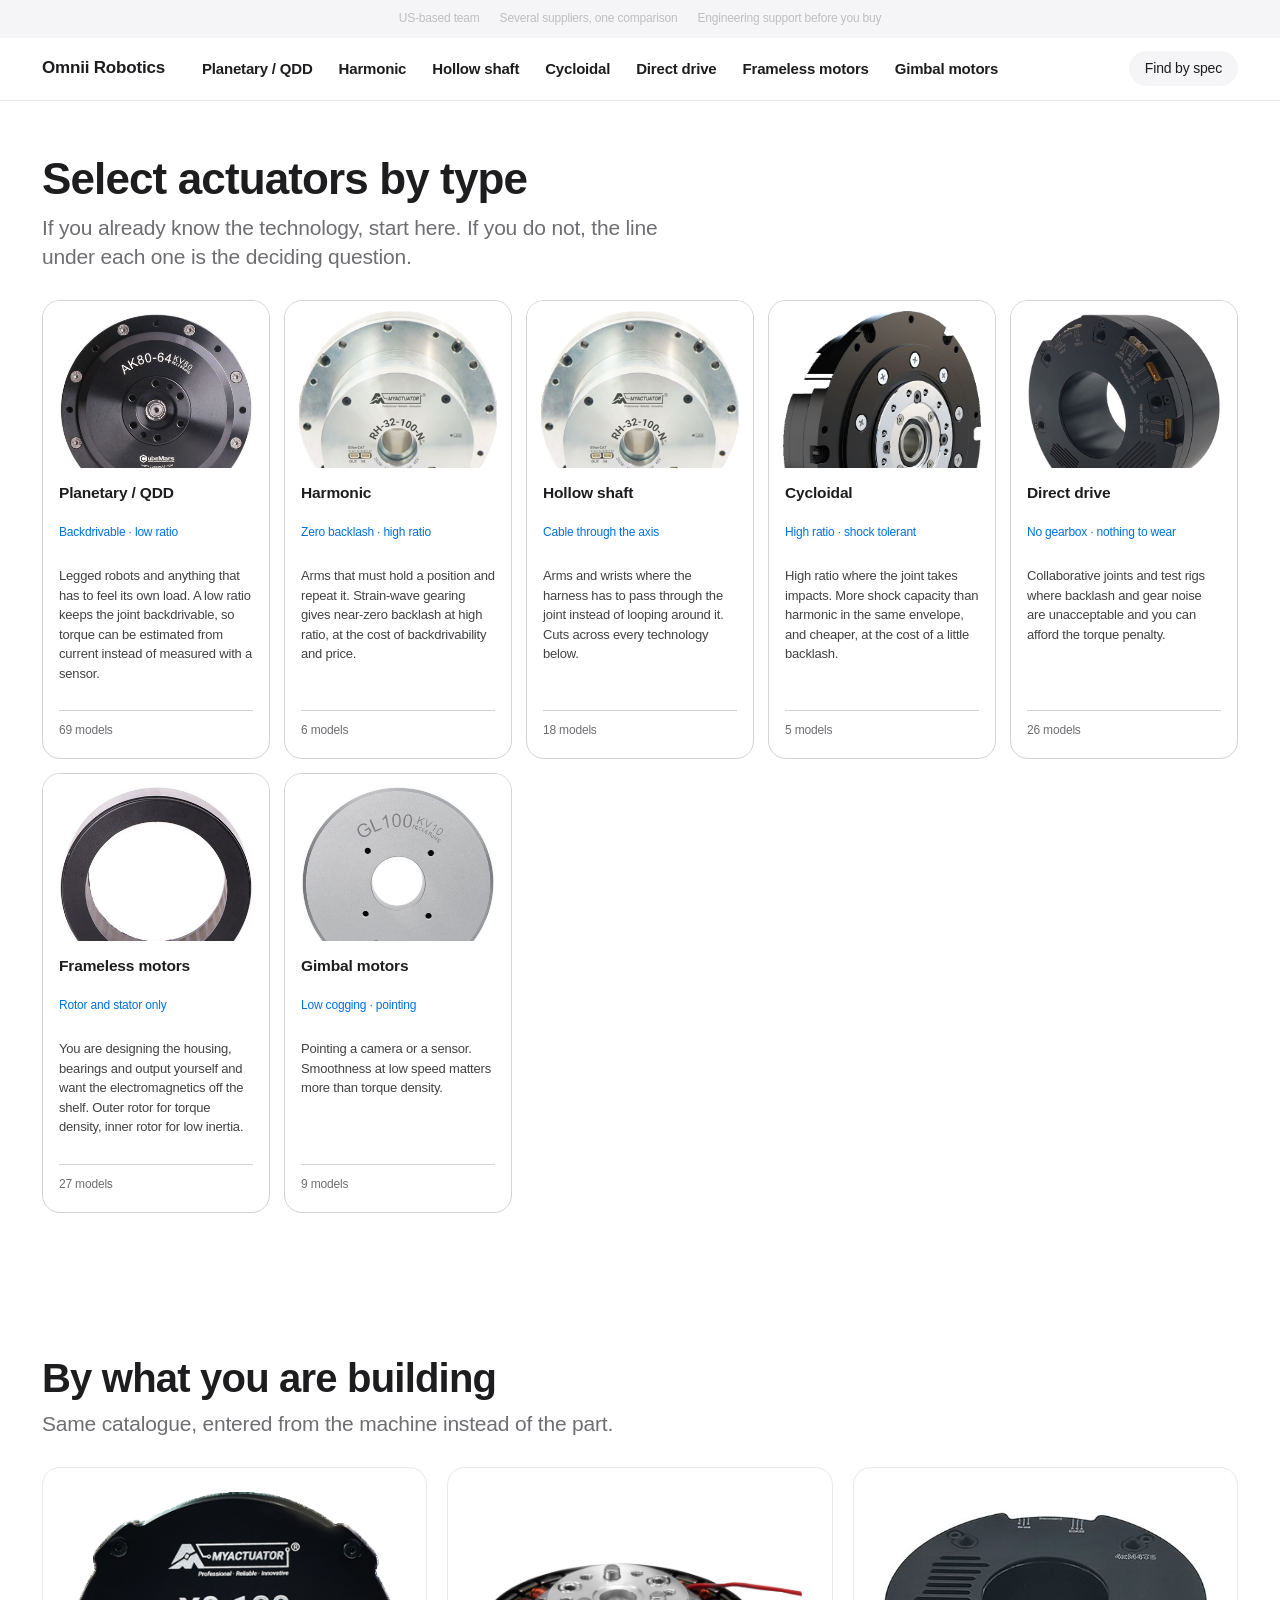
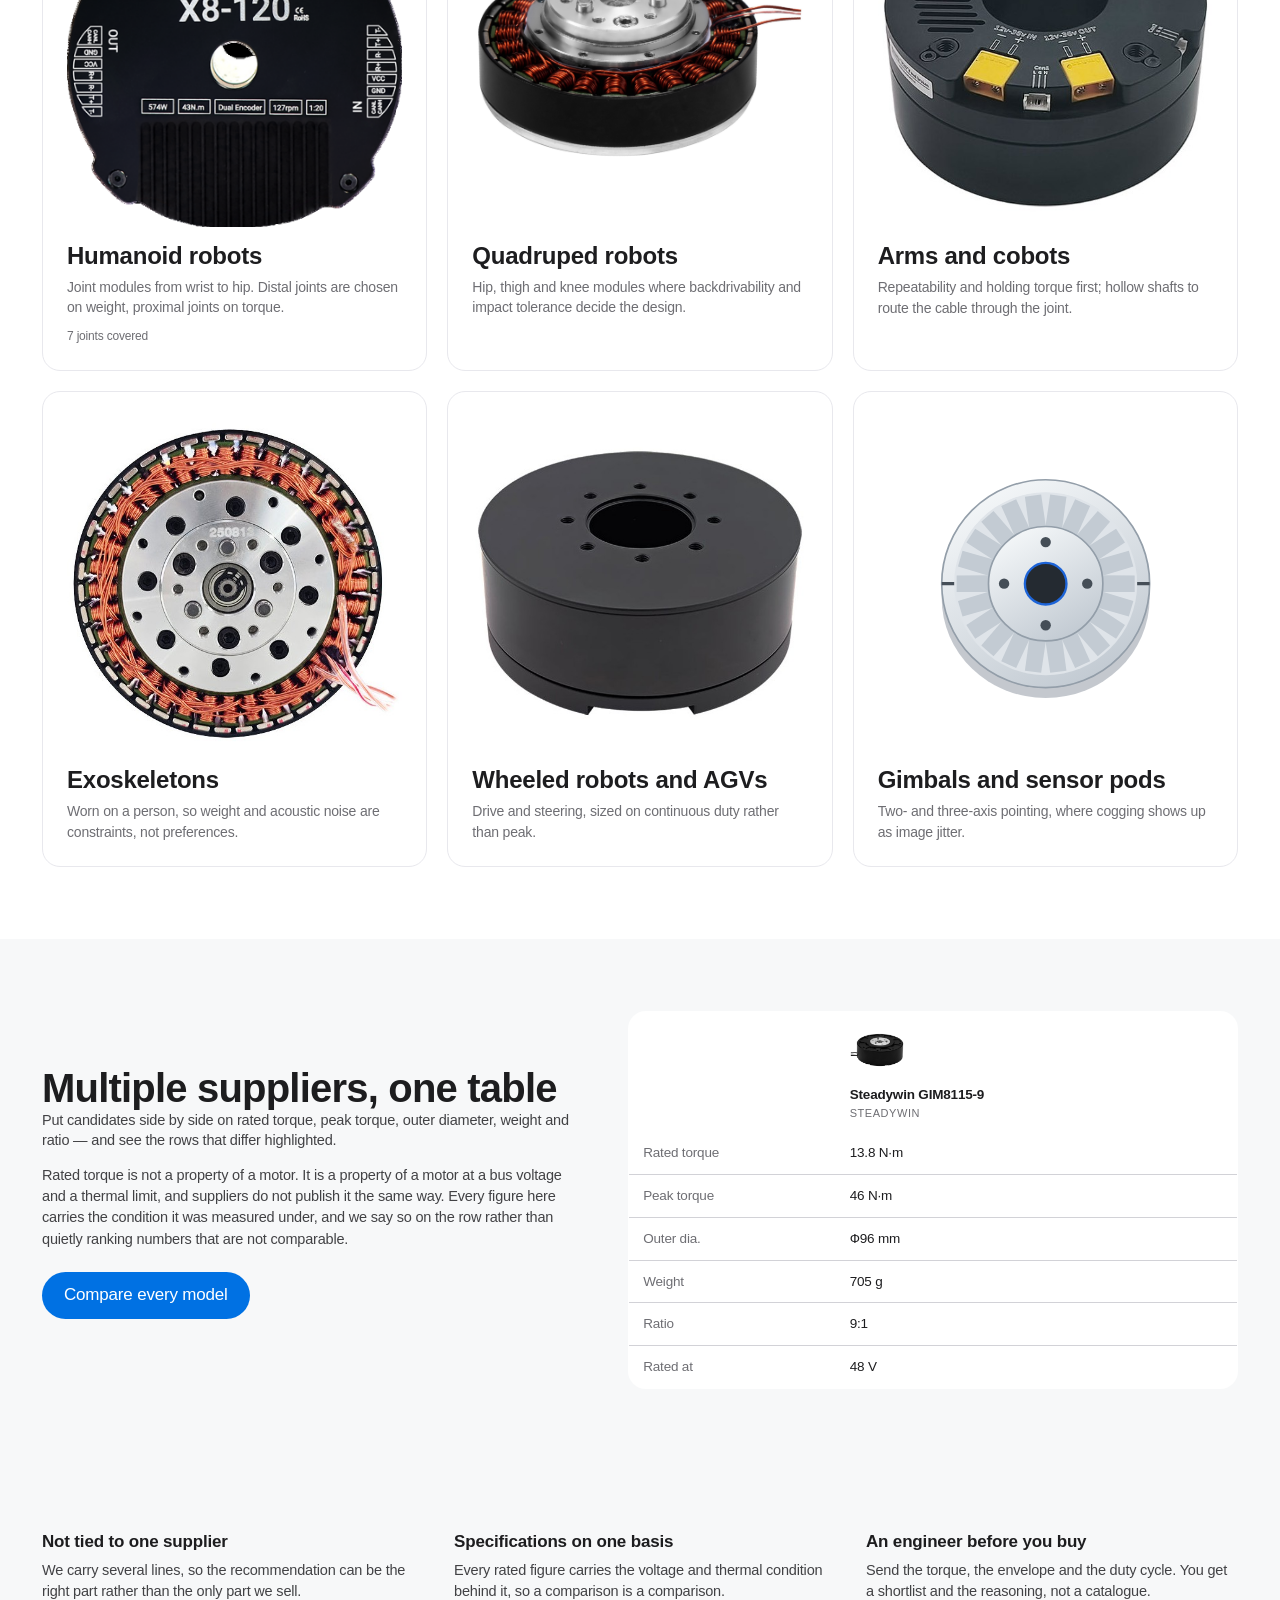
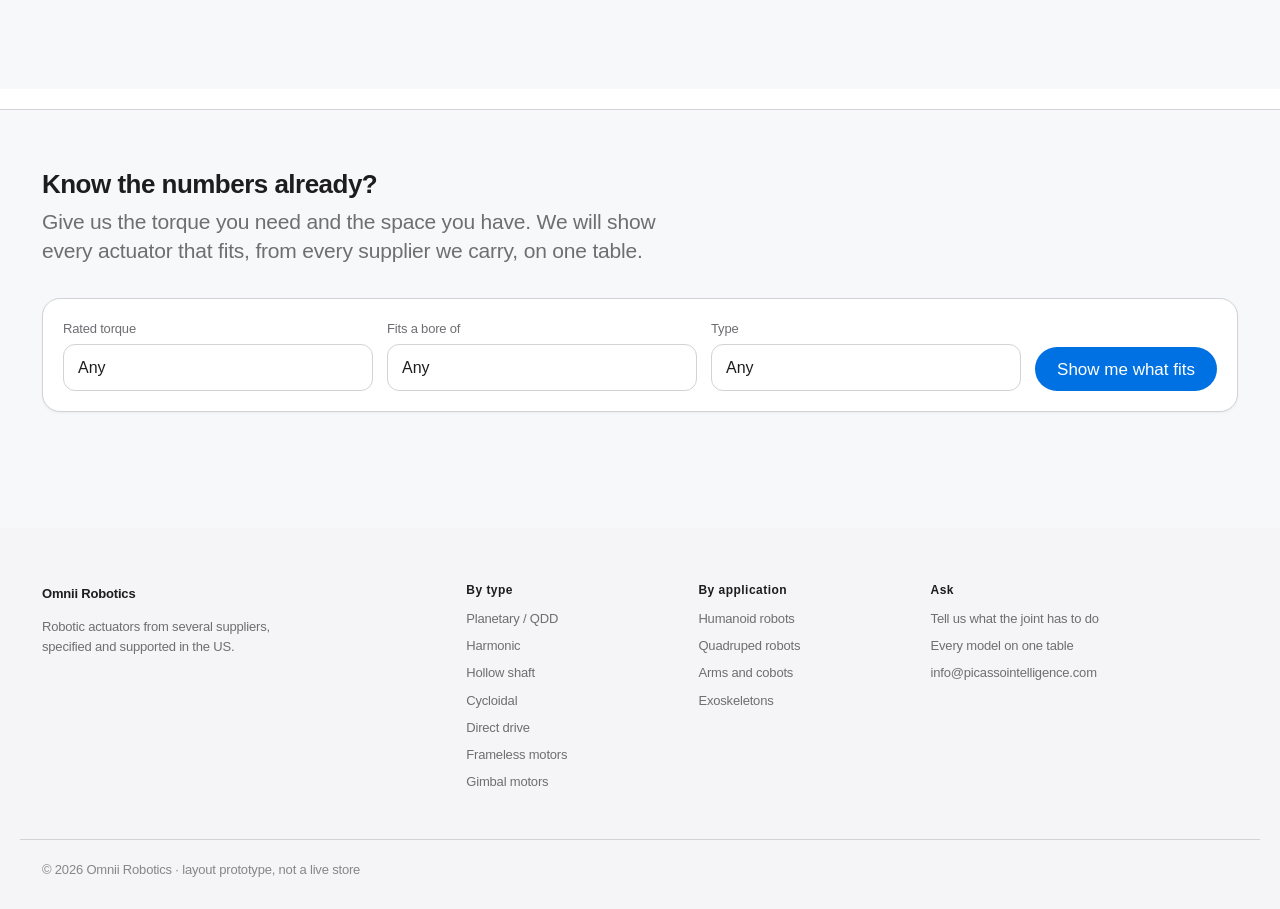
<file: index.html>
<!DOCTYPE html>
<html lang="en">
<head>
<meta charset="utf-8">
<meta name="viewport" content="width=device-width, initial-scale=1">
<title>Omnii Robotics — robotic actuators from several suppliers, compared</title>
<meta name="description" content="Pick a robotic actuator on rated torque, outer diameter and gear ratio across several suppliers, and compare the candidates on one table.">
<link rel="stylesheet" href="assets/css/site.css">
<link rel="stylesheet" href="assets/css/home.css">
</head>
<body data-page="home">

<div id="site-header"></div>

<!-- 1. The primary axis: what kind of actuator it is. Supplier-independent,
        and it is the first real decision an engineer makes. -->
<section class="section top">
  <div class="wrap">
    <div class="section-head">
      <h1>Select actuators by type</h1>
      <p class="lede">If you already know the technology, start here. If you do not,
        the line under each one is the deciding question.</p>
    </div>
    <div class="type-grid" data-types></div>
  </div>
</section>

<!-- 3. The secondary axis. Works the way the CubeMars site's joint pages work,
        which is the part of that site worth carrying over. -->
<section class="section">
  <div class="wrap">
    <div class="section-head">
      <h2>By what you are building</h2>
      <p class="lede">Same catalogue, entered from the machine instead of the part.</p>
    </div>
    <div class="app-grid" data-apps></div>
  </div>
</section>

<!-- 4. Cross-supplier comparison. This is the only reason to come here rather
        than go straight to a manufacturer, so it is a feature, not a utility. -->
<section class="section band">
  <div class="wrap">
    <div class="compare-pitch">
      <div>
        <h2>Multiple suppliers, one table</h2>
        <p class="lede">Put candidates side by side on rated torque, peak torque,
          outer diameter, weight and ratio — and see the rows that differ
          highlighted.</p>
        <p>Rated torque is not a property of a motor. It is a property of a motor
          at a bus voltage and a thermal limit, and suppliers do not publish it the
          same way. Every figure here carries the condition it was measured under,
          and we say so on the row rather than quietly ranking numbers that are not
          comparable.</p>
        <p style="margin-top:22px">
          <a class="btn btn-accent" href="select.html">Compare every model</a>
        </p>
      </div>
      <div class="compare-demo" data-compare-demo></div>
    </div>
  </div>
</section>

<!-- 5. Why here. Not a supplier count — the count is not the point. -->
<section class="section band">
  <div class="wrap">
    <div class="why-grid" data-why></div>
  </div>
</section>

<!-- 5. The spec picker, last. It is useful, but it asks for numbers before
        the reader has seen what is on offer, so it closes the page rather
        than gating it. -->
<section class="picker-hero tail">
  <div class="wrap">
    <h2>Know the numbers already?</h2>
    <p class="lede">Give us the torque you need and the space you have. We will
      show every actuator that fits, from every supplier we carry, on one table.</p>
    <form class="picker" data-picker novalidate>
      <div class="picker-field">
        <label class="lbl" for="p-torque">Rated torque</label>
        <select class="field" id="p-torque" name="torque">
          <option value="">Any</option>
          <option value="0,2">Under 2 N·m</option>
          <option value="2,10">2 – 10 N·m</option>
          <option value="10,30">10 – 30 N·m</option>
          <option value="30,1e9">Over 30 N·m</option>
        </select>
      </div>
      <div class="picker-field">
        <label class="lbl" for="p-od">Fits a bore of</label>
        <select class="field" id="p-od" name="od">
          <option value="">Any</option>
          <option value="0,50">Under Ф50</option>
          <option value="0,60">Under Ф60</option>
          <option value="0,80">Under Ф80</option>
          <option value="0,100">Under Ф100</option>
        </select>
      </div>
      <div class="picker-field">
        <label class="lbl" for="p-type">Type</label>
        <select class="field" id="p-type" name="type"><option value="">Any</option></select>
      </div>
      <button class="btn btn-accent" type="submit">Show me what fits</button>
    </form>
    <p class="picker-note" data-picker-note></p>
    <div data-picker-results></div>
  </div>
</section>

<div id="site-footer"></div>

<script src="assets/js/data.js"></script>
<script src="assets/js/art.js"></script>
<script src="assets/js/app.js"></script>
</body>
</html>
</file>
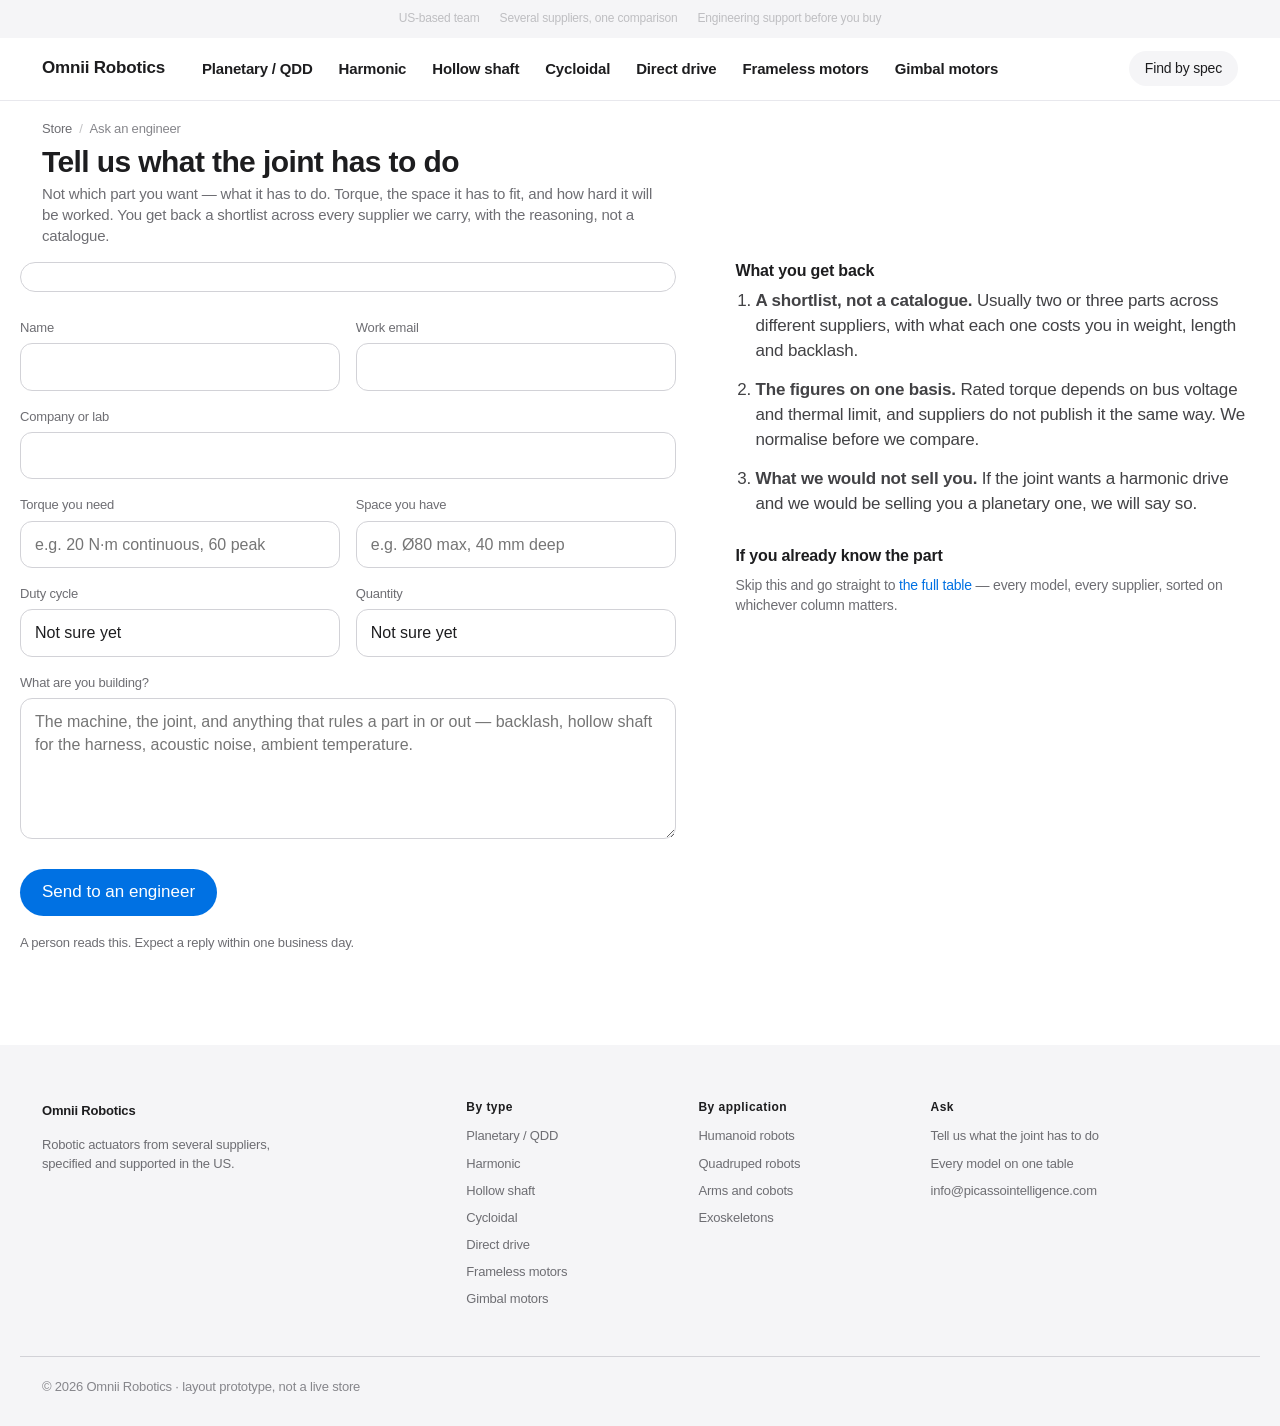
<file: contact.html>
<!DOCTYPE html>
<html lang="en">
<head>
<meta charset="utf-8">
<meta name="viewport" content="width=device-width, initial-scale=1">
<title>Ask an engineer — Omnii Robotics</title>
<meta name="description" content="Send the torque, the envelope and the duty cycle. You get a shortlist across every supplier we carry, and the reasoning behind it.">
<link rel="stylesheet" href="assets/css/site.css">
<link rel="stylesheet" href="assets/css/home.css">
</head>
<body data-page="contact">

<div id="site-header"></div>

<section class="page-head compact">
  <div class="wrap">
    <div class="crumbs"><a href="index.html">Store</a><span>/</span>Ask an engineer</div>
    <h1>Tell us what the joint has to do</h1>
    <p class="lede">Not which part you want — what it has to do. Torque, the space
      it has to fit, and how hard it will be worked. You get back a shortlist
      across every supplier we carry, with the reasoning, not a catalogue.</p>
  </div>
</section>

<div class="wrap ask-layout">
  <form data-ask novalidate>
    <!-- Filled in when the visitor arrives from a product page, so they never
         have to retype the model number they were just looking at. -->
    <div class="asked-about" data-asked hidden></div>

    <div class="form-grid">
      <div><label class="lbl" for="a-name">Name</label>
        <input class="field" id="a-name" name="name" autocomplete="name" required></div>
      <div><label class="lbl" for="a-email">Work email</label>
        <input class="field" id="a-email" name="email" type="email" autocomplete="email" required></div>
      <div class="full"><label class="lbl" for="a-org">Company or lab</label>
        <input class="field" id="a-org" name="organisation" autocomplete="organization"></div>

      <div><label class="lbl" for="a-torque">Torque you need</label>
        <input class="field" id="a-torque" name="torque" placeholder="e.g. 20 N·m continuous, 60 peak"></div>
      <div><label class="lbl" for="a-envelope">Space you have</label>
        <input class="field" id="a-envelope" name="envelope" placeholder="e.g. Ø80 max, 40 mm deep"></div>

      <div><label class="lbl" for="a-duty">Duty cycle</label>
        <select class="field" id="a-duty" name="duty">
          <option value="">Not sure yet</option>
          <option>Intermittent — seconds at a time</option>
          <option>Cyclic — a few minutes on, a few off</option>
          <option>Continuous</option>
          <option>Holding position most of the time</option>
        </select></div>
      <div><label class="lbl" for="a-qty">Quantity</label>
        <select class="field" id="a-qty" name="quantity">
          <option value="">Not sure yet</option>
          <option>1 – 2, evaluating</option>
          <option>3 – 9</option>
          <option>10 – 39</option>
          <option>40 or more</option>
        </select></div>

      <div class="full"><label class="lbl" for="a-msg">What are you building?</label>
        <textarea class="field" id="a-msg" name="message" rows="5"
          placeholder="The machine, the joint, and anything that rules a part in or out — backlash, hollow shaft for the harness, acoustic noise, ambient temperature."></textarea></div>
    </div>

    <!-- This form posts to the same Formspree inbox as the Picasso
         Intelligence site. Without this the two are indistinguishable there. -->
    <input type="hidden" name="site" value="omniirobotics.com">

    <!-- Bots fill hidden fields; people do not. -->
    <input type="text" name="_gotcha" tabindex="-1" autocomplete="off"
           style="position:absolute;left:-9999px" aria-hidden="true">

    <p style="margin-top:22px">
      <button class="btn btn-accent" type="submit">Send to an engineer</button>
    </p>
    <p class="note muted" data-ask-note style="font-size:13px;margin-top:12px">
      A person reads this. Expect a reply within one business day.</p>
  </form>

  <aside class="ask-side">
    <h3>What you get back</h3>
    <ol class="next-steps">
      <li><strong>A shortlist, not a catalogue.</strong> Usually two or three parts
        across different suppliers, with what each one costs you in weight, length
        and backlash.</li>
      <li><strong>The figures on one basis.</strong> Rated torque depends on bus
        voltage and thermal limit, and suppliers do not publish it the same way. We
        normalise before we compare.</li>
      <li><strong>What we would not sell you.</strong> If the joint wants a harmonic
        drive and we would be selling you a planetary one, we will say so.</li>
    </ol>
    <h3 style="margin-top:30px">If you already know the part</h3>
    <p class="muted">Skip this and go straight to
      <a href="select.html">the full table</a> — every model, every supplier, sorted
      on whichever column matters.</p>
  </aside>
</div>

<div id="site-footer"></div>

<script src="assets/js/data.js"></script>
<script src="assets/js/art.js"></script>
<script src="assets/js/app.js"></script>
</body>
</html>
</file>
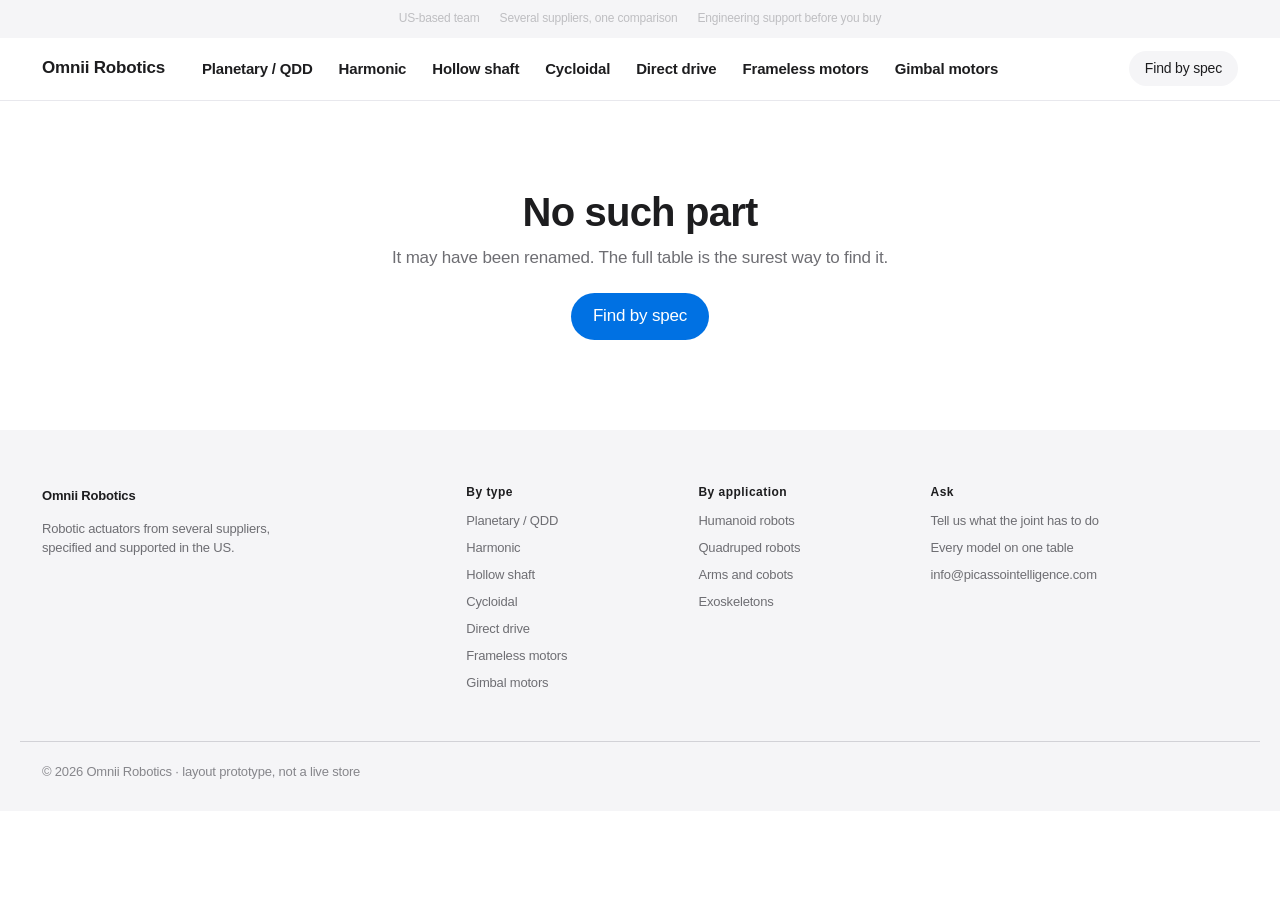
<file: product.html>
<!DOCTYPE html>
<html lang="en">
<head>
<meta charset="utf-8">
<meta name="viewport" content="width=device-width, initial-scale=1">
<title>Product — Omnii Robotics</title>
<meta name="description" content="Specifications, photographs and the measurement conditions behind every figure.">
<link rel="stylesheet" href="assets/css/site.css">
<link rel="stylesheet" href="assets/css/home.css">
</head>
<body data-page="product">

<div id="site-header"></div>

<div class="wrap" data-pdp></div>

<div id="site-footer"></div>

<script src="assets/js/data.js"></script>
<script src="assets/js/art.js"></script>
<script src="assets/js/app.js"></script>
</body>
</html>
</file>
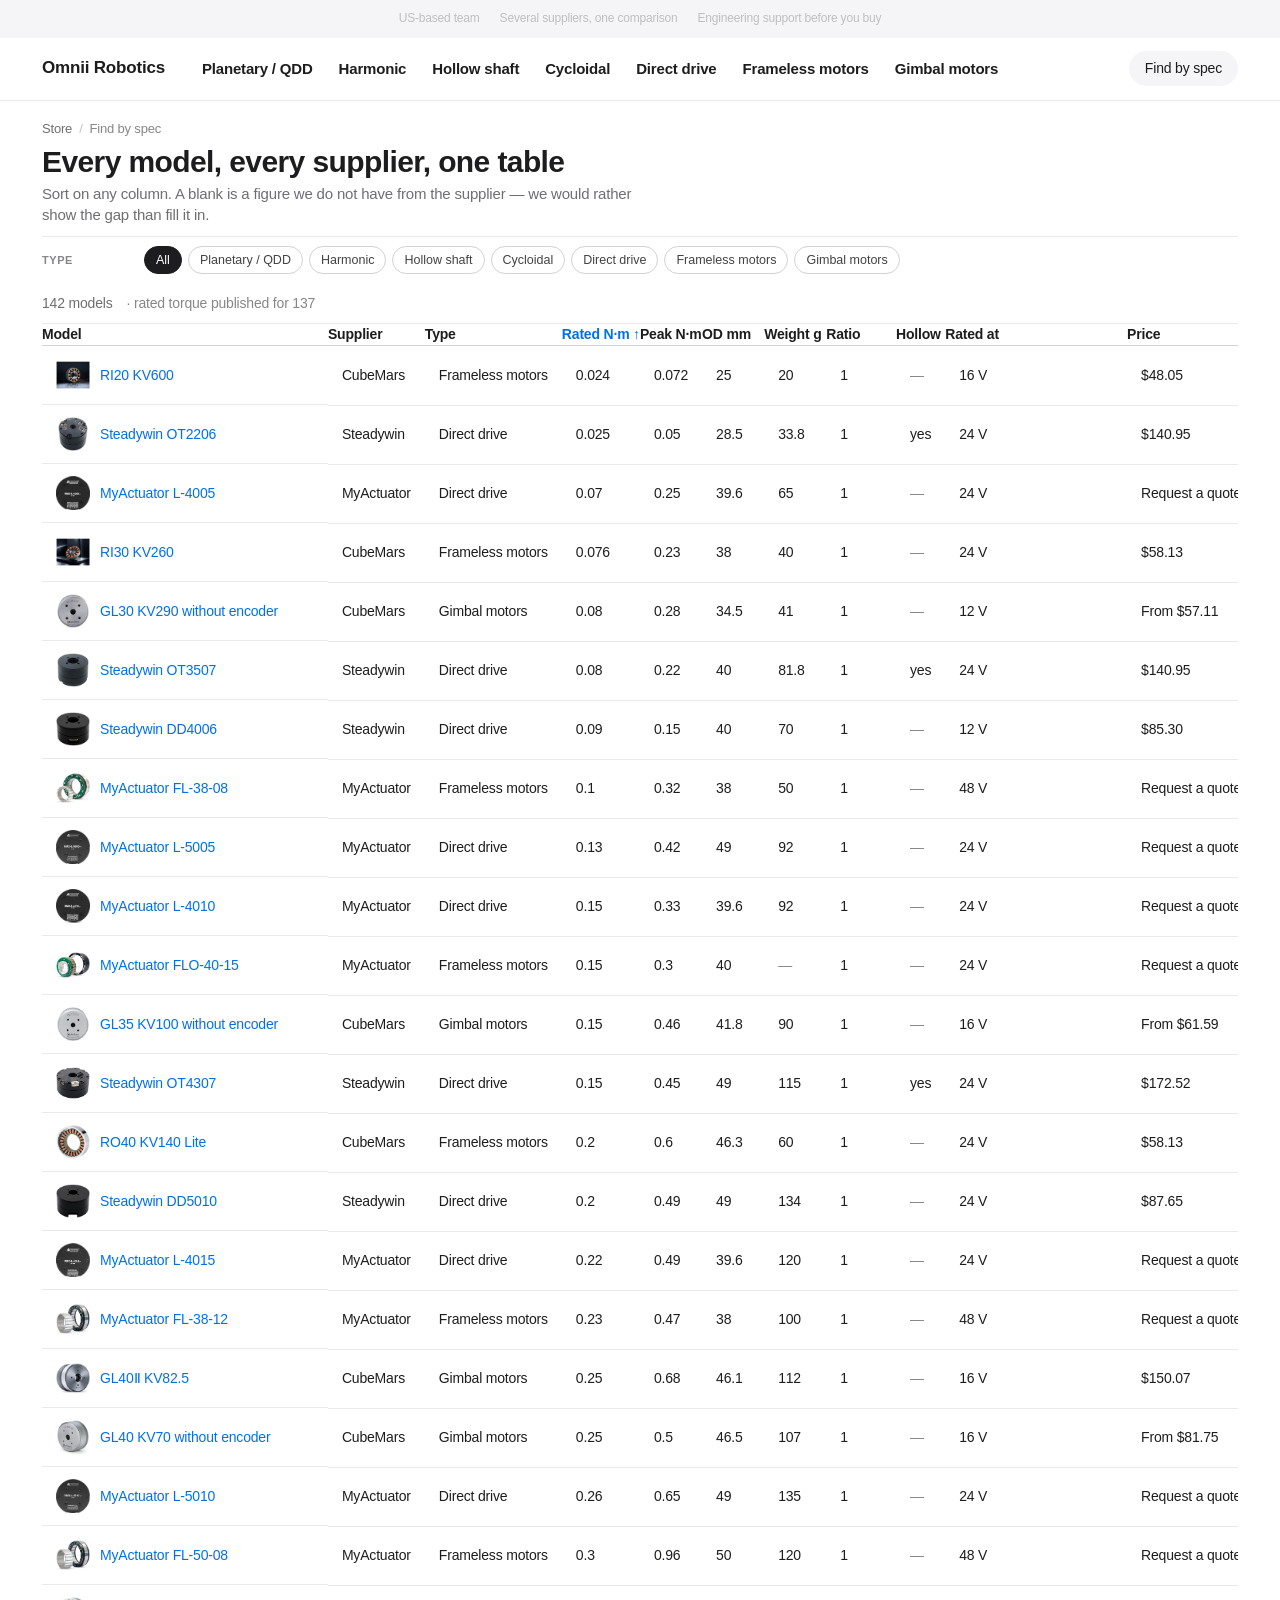
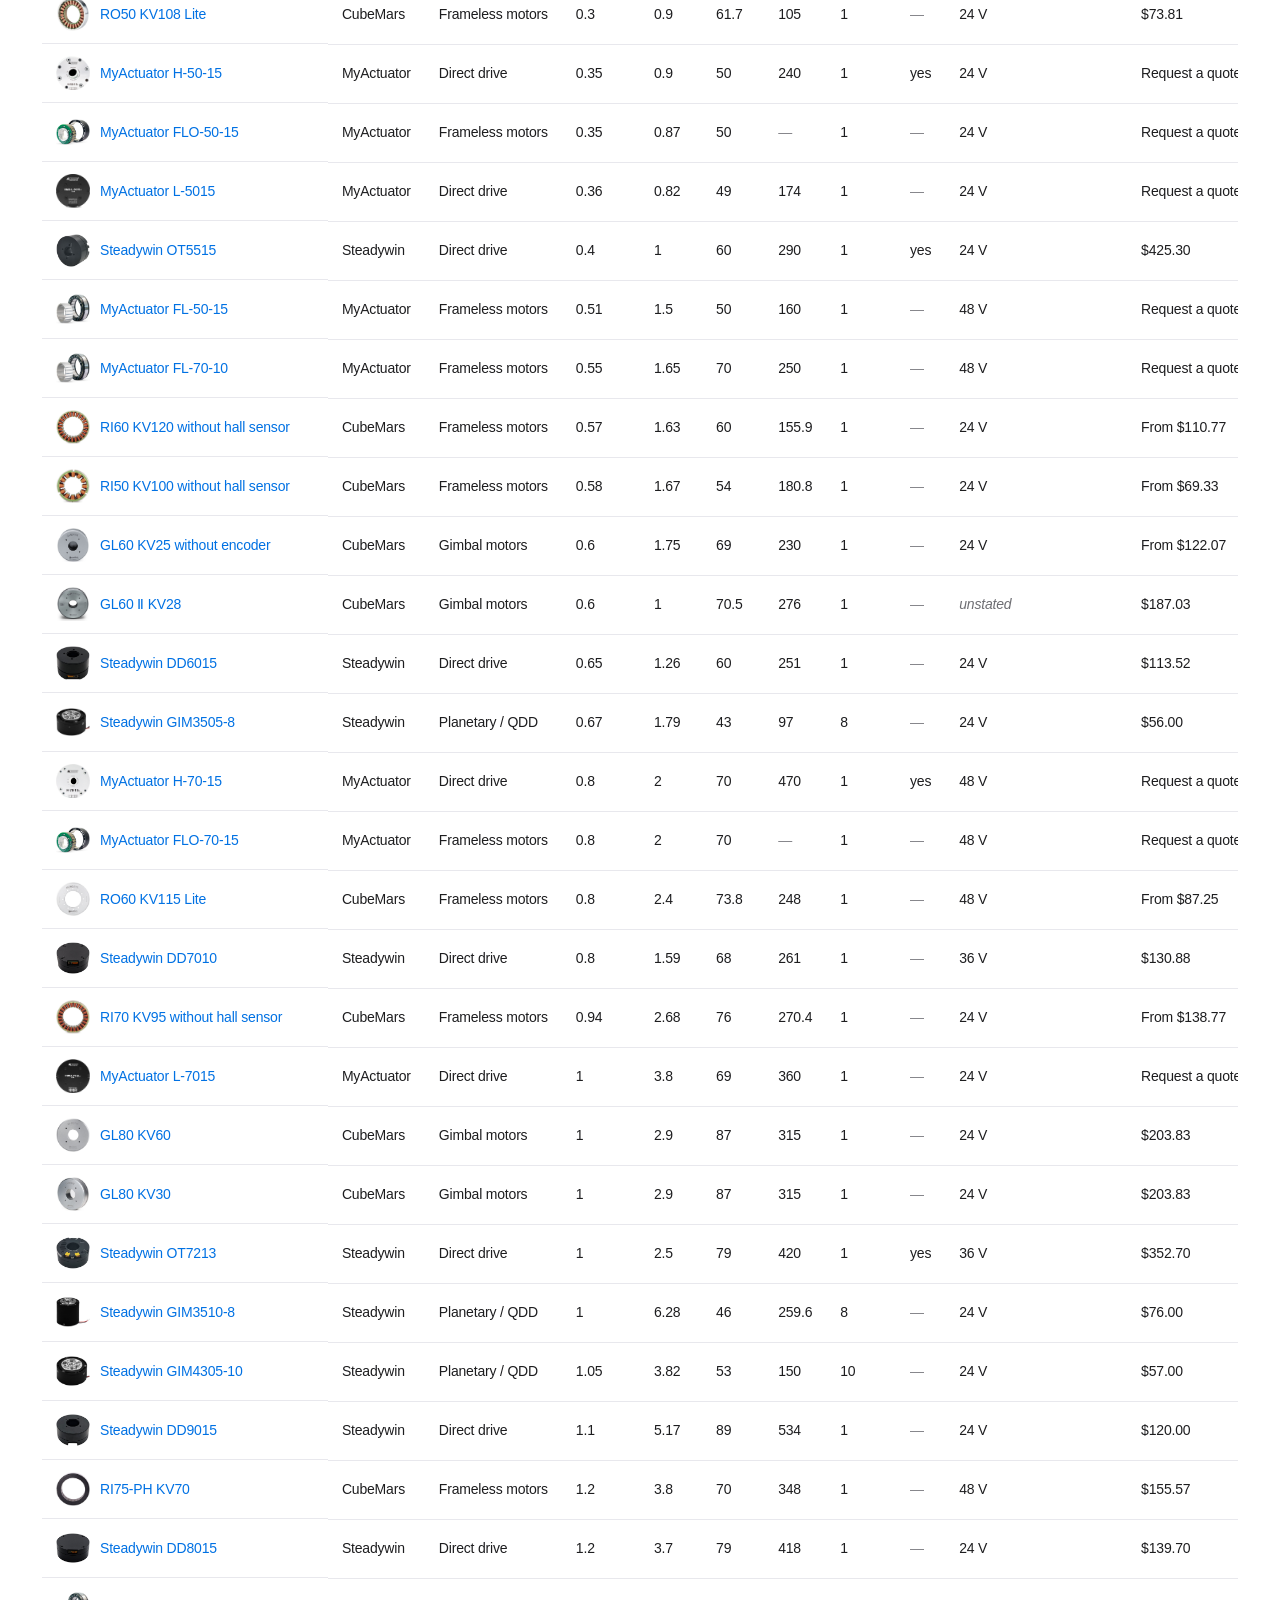
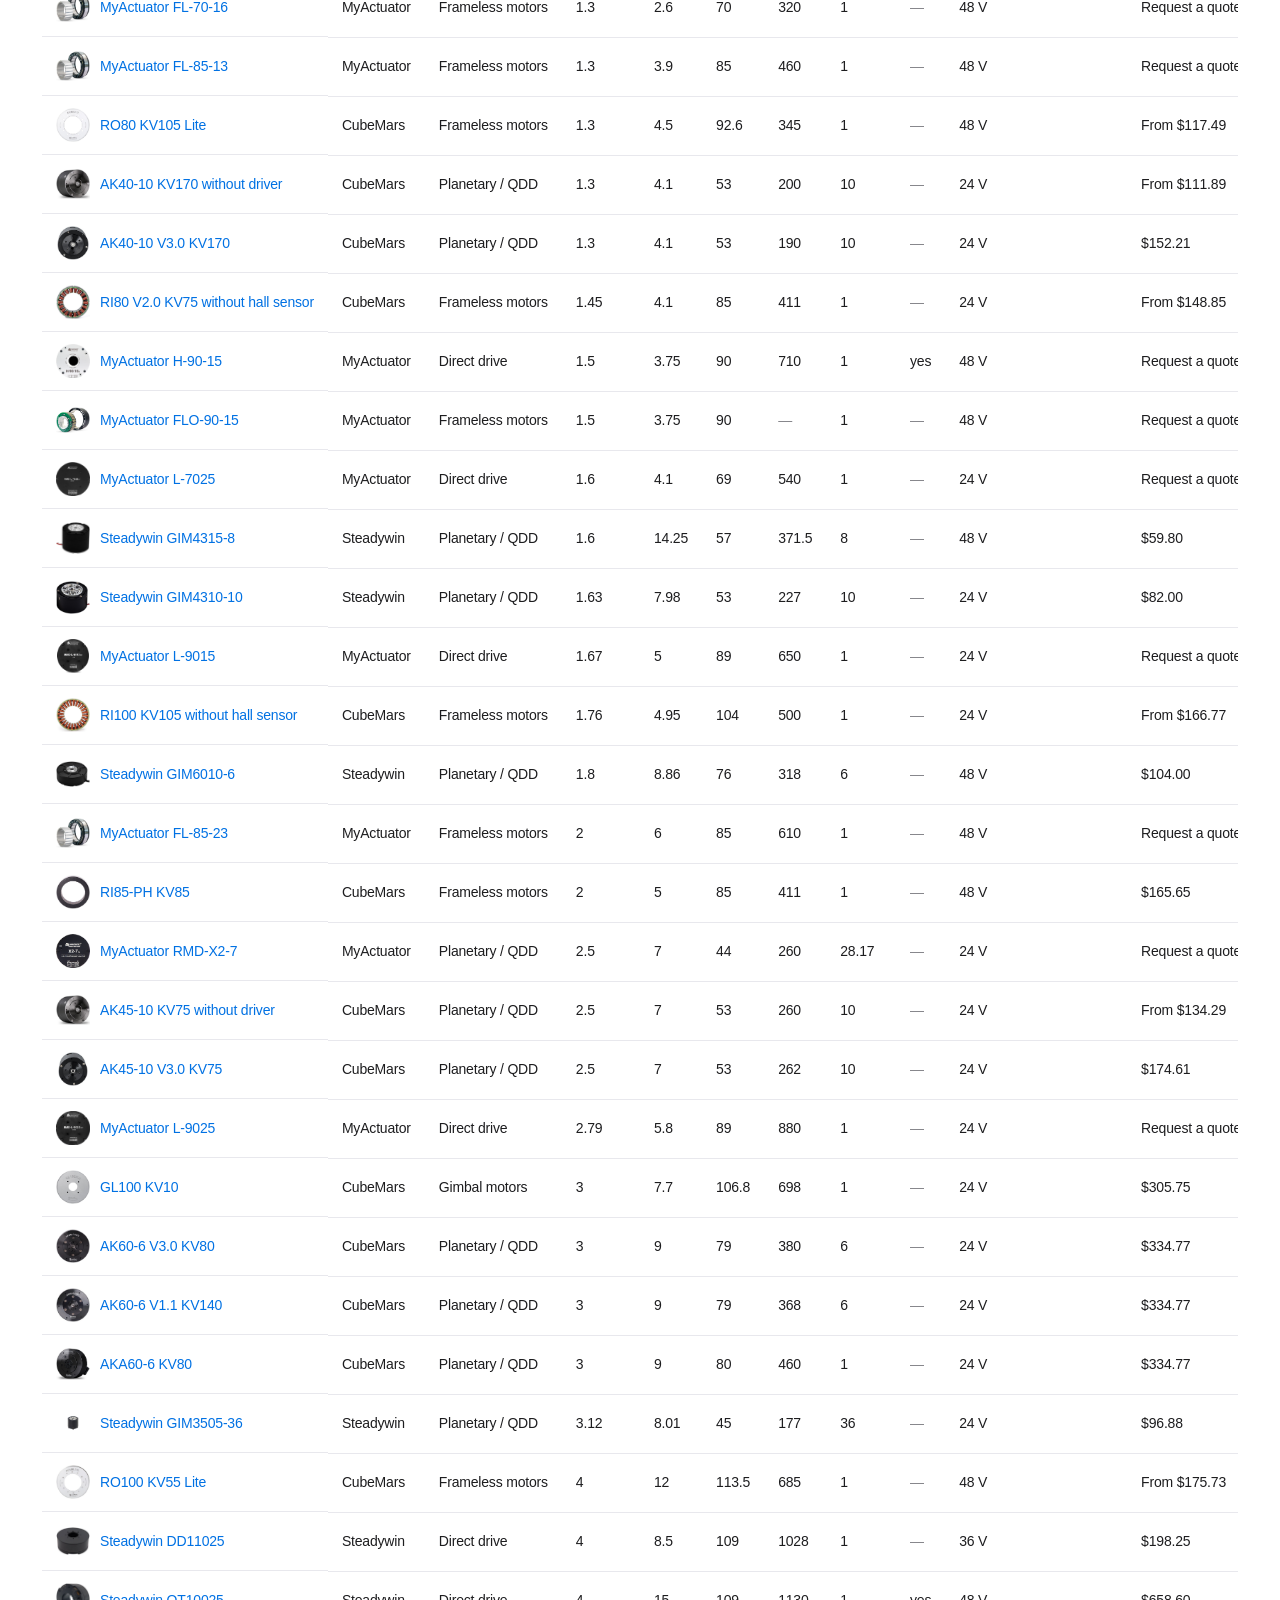
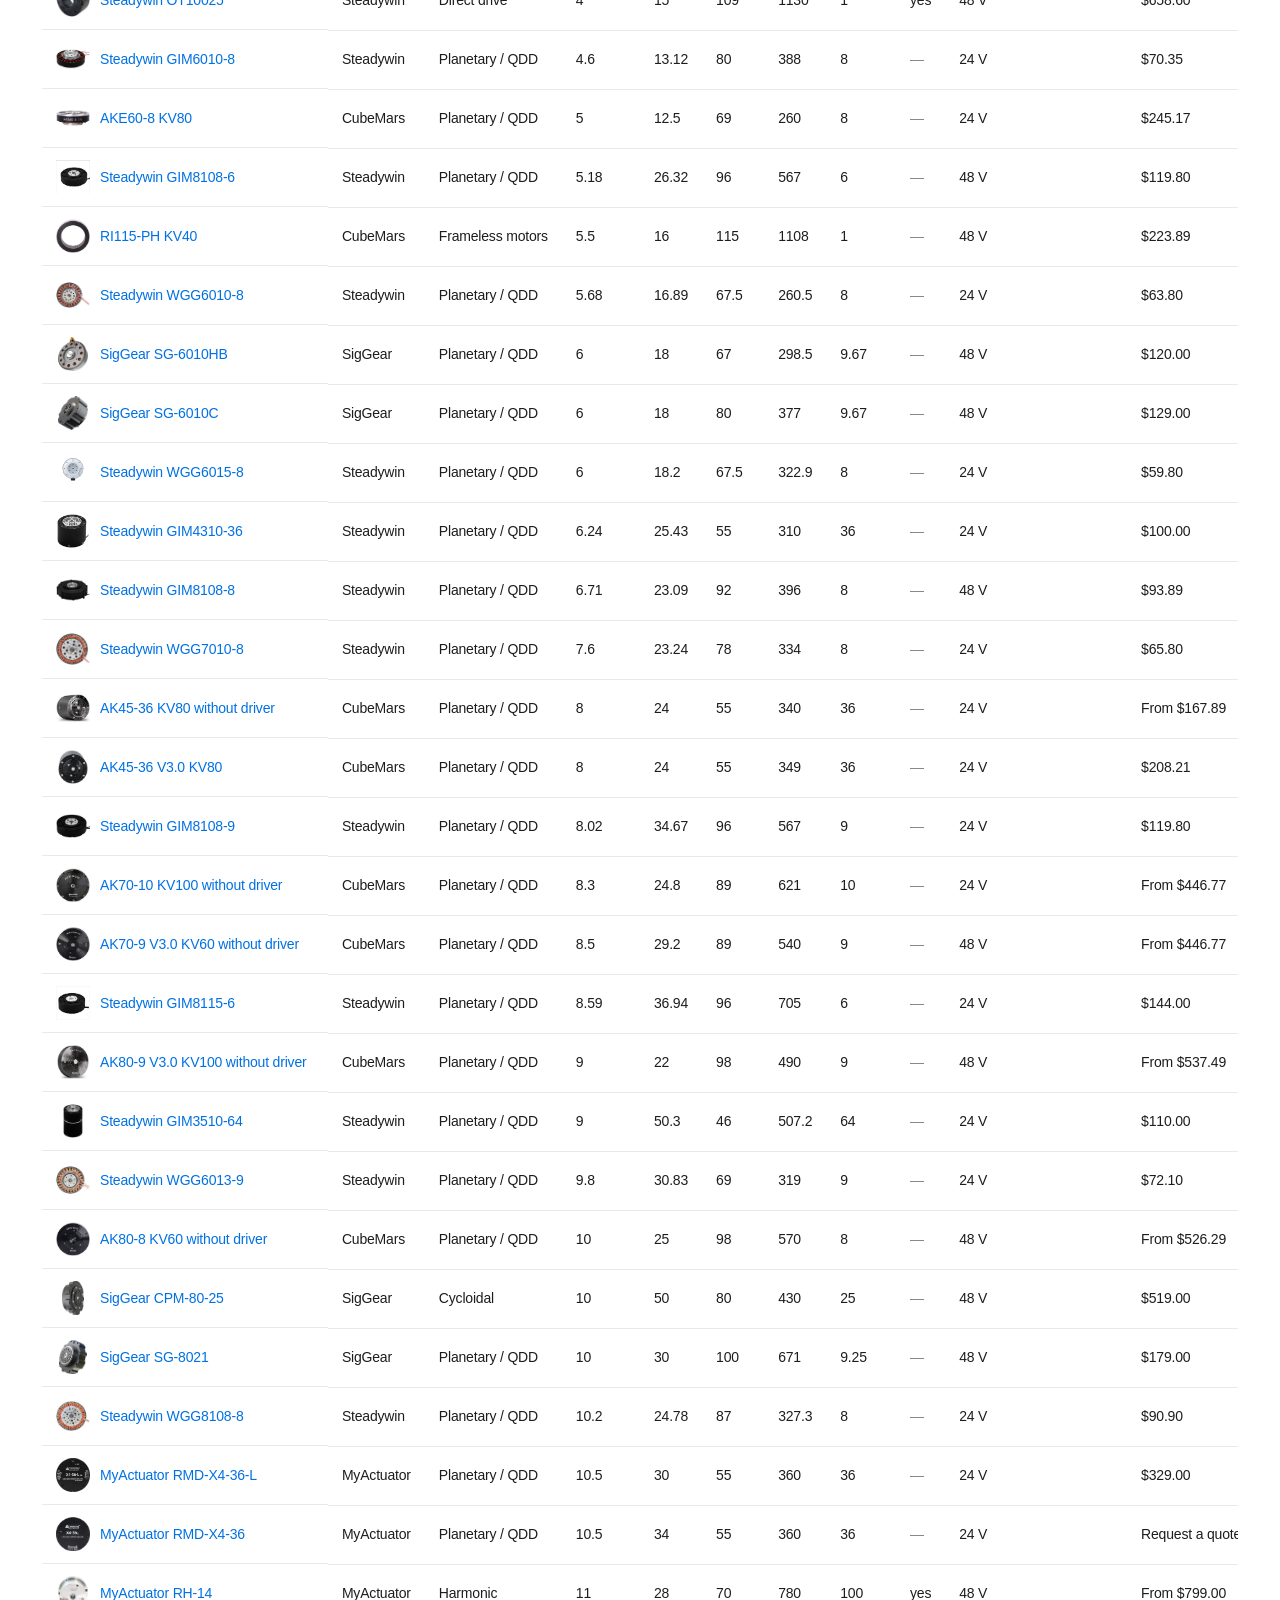
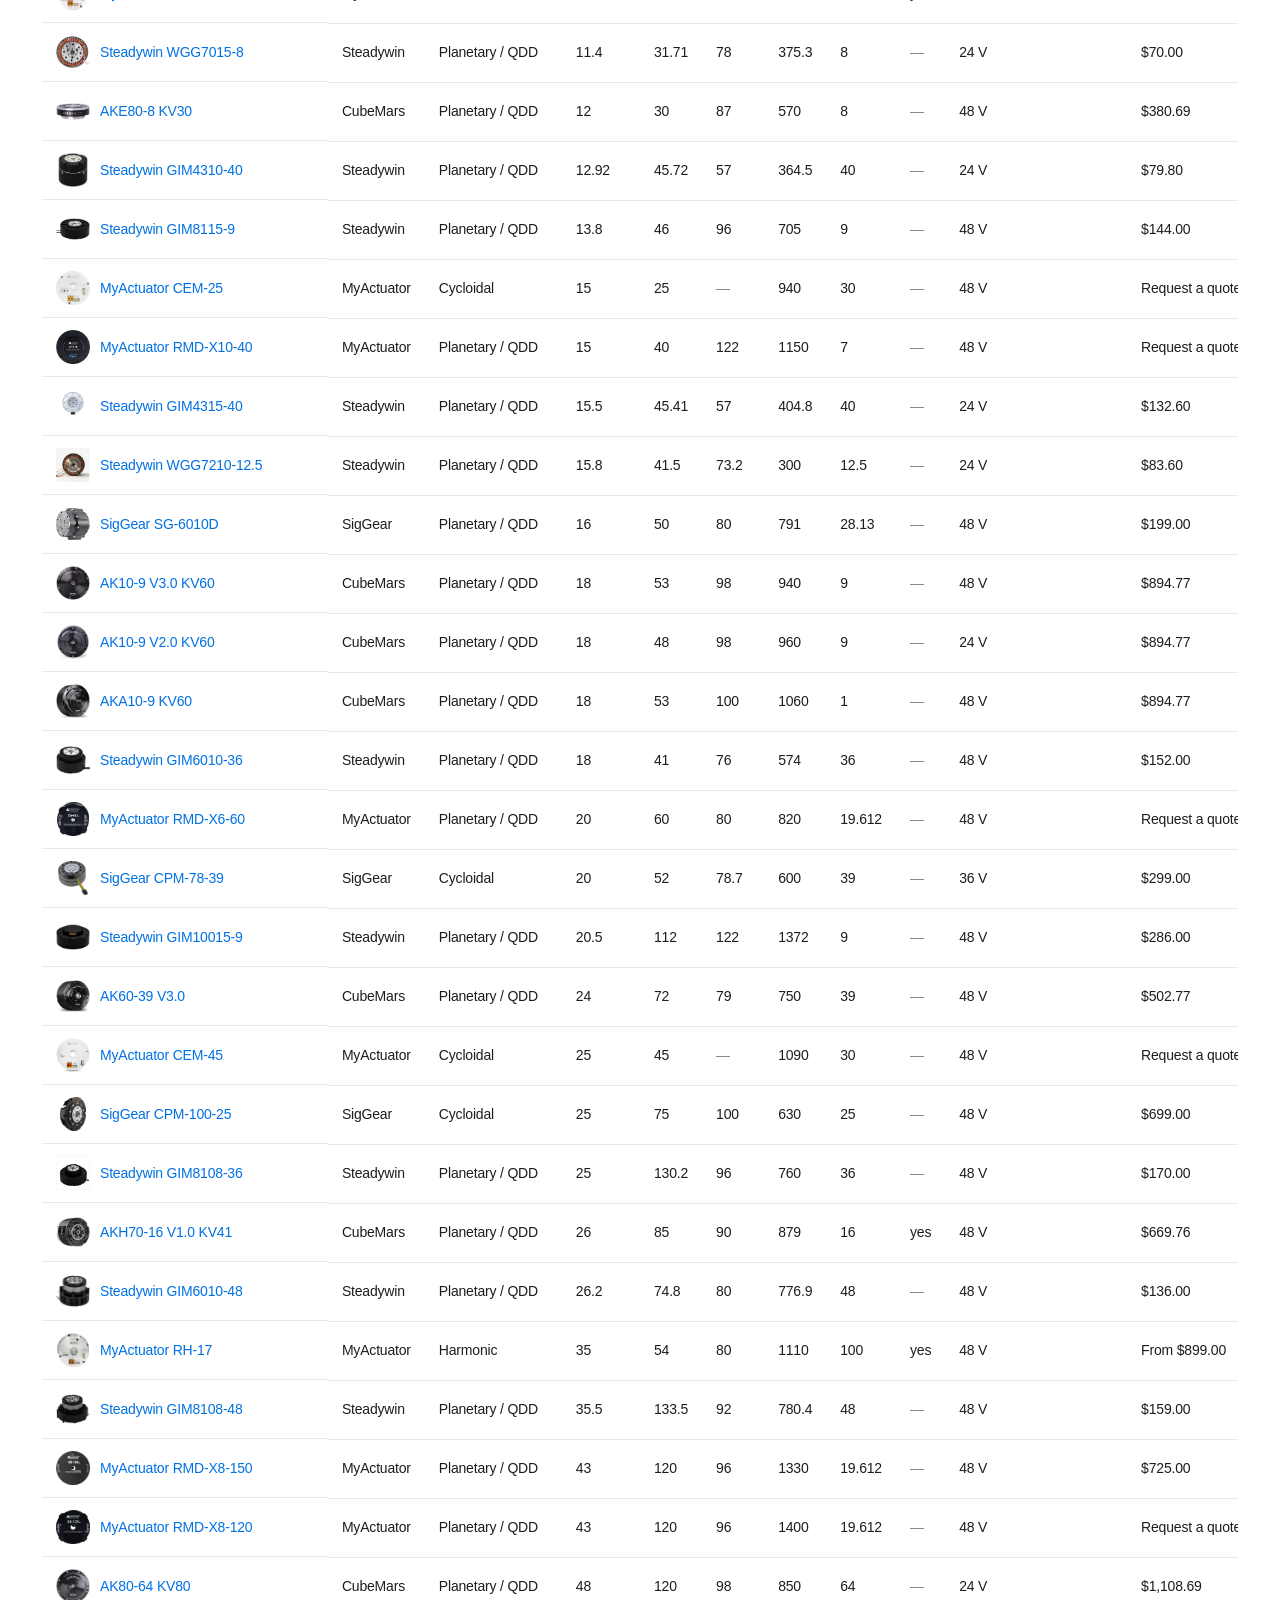
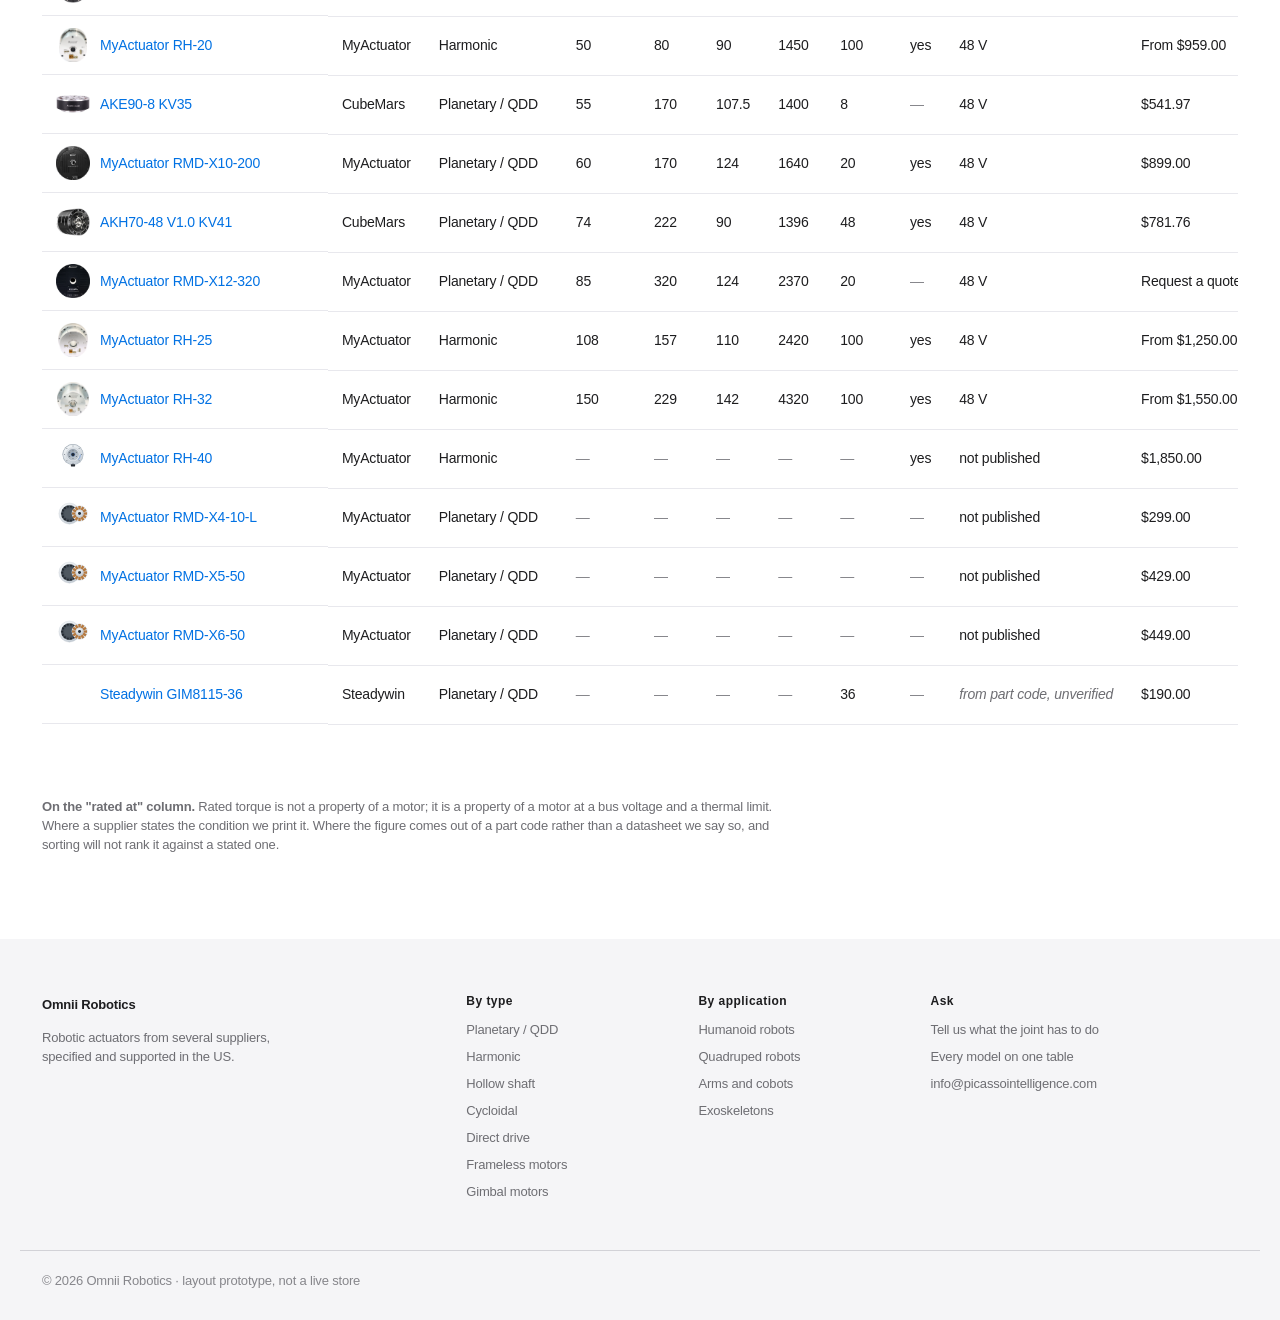
<file: select.html>
<!DOCTYPE html>
<html lang="en">
<head>
<meta charset="utf-8">
<meta name="viewport" content="width=device-width, initial-scale=1">
<title>Find by spec — every model, every supplier, one table — Omnii Robotics</title>
<meta name="description" content="Every actuator we carry on one table: rated torque, peak torque, outer diameter, weight, gear ratio and the condition each rated figure was measured under.">
<link rel="stylesheet" href="assets/css/site.css">
<link rel="stylesheet" href="assets/css/home.css">
</head>
<body data-page="select">

<div id="site-header"></div>

<section class="page-head compact">
  <div class="wrap">
    <div class="crumbs"><a href="index.html">Store</a><span>/</span>Find by spec</div>
    <h1 data-head>Every model, every supplier, one table</h1>
    <p class="lede" data-lede>Sort on any column. A blank is a figure we do not have from
      the supplier — we would rather show the gap than fill it in.</p>
  </div>
</section>

<div class="wrap">
  <div class="filters" data-filters></div>
</div>

<!-- Picking a technology shows who makes one before it shows which model.
     The one-table view is a link away on the same screen, because comparing
     across suppliers is the reason this catalogue exists. -->
<div class="wrap"><div class="brand-grid" data-brands hidden></div></div>

<div data-tablewrap>
  <div class="wrap">
    <div class="collection-bar">
      <span class="count" data-count></span>
      <span class="count range" data-known></span>
    </div>
  </div>

  <div class="wrap">
    <div class="compare-scroll">
      <table class="finder-table" data-table></table>
    </div>
  </div>
</div>

<section class="section">
  <div class="wrap">
    <p class="muted" style="font-size:13px;max-width:760px">
      <strong>On the "rated at" column.</strong> Rated torque is not a property of a
      motor; it is a property of a motor at a bus voltage and a thermal limit. Where
      a supplier states the condition we print it. Where the figure comes out of a
      part code rather than a datasheet we say so, and sorting will not rank it
      against a stated one.
    </p>
  </div>
</section>

<div id="site-footer"></div>

<script src="assets/js/data.js"></script>
<script src="assets/js/art.js"></script>
<script src="assets/js/app.js"></script>
</body>
</html>
</file>
<file: assets/css/site.css>
/* Picasso Intelligence — CubeMars storefront.
   Two densities on purpose: the home page breathes (one idea per screen, no
   borders, colour only where it means something), while the collection and
   compare pages stay dense, because that is where people read numbers. */

:root {
  --ink:        #1d1d1f;
  --ink-2:      #424245;
  --ink-3:      #6e6e73;
  --ink-4:      #86868b;
  --bg:         #ffffff;
  --bg-2:       #f5f5f7;   /* alternating band + product plates */
  --bg-3:       #fafafa;
  --ink-dark:   #000000;   /* the one dark band */
  --line:       #d2d2d7;
  --line-soft:  #e8e8ed;
  --accent:     #0071e3;
  --accent-ink: #0066cc;
  --warn:       #b25000;
  --radius:     18px;
  --radius-sm:  12px;
  --pill:       980px;
  --wrap:       980px;
  --wrap-wide:  1240px;
  --mono: ui-monospace, SFMono-Regular, "SF Mono", Menlo, monospace;
}

* { box-sizing: border-box; }

html { -webkit-text-size-adjust: 100%; scroll-behavior: smooth; }

body {
  margin: 0;
  font-family: -apple-system, BlinkMacSystemFont, "SF Pro Display", "SF Pro Text",
               "Helvetica Neue", Helvetica, Arial, "PingFang SC", sans-serif;
  font-size: 17px;
  line-height: 1.47;
  letter-spacing: -0.011em;
  color: var(--ink);
  background: var(--bg);
  -webkit-font-smoothing: antialiased;
}

h1, h2, h3, h4 { margin: 0; font-weight: 600; letter-spacing: -0.02em; line-height: 1.08; }
h1 { font-size: 56px; }
h2 { font-size: 40px; }
h3 { font-size: 24px; letter-spacing: -0.01em; }
h4 { font-size: 17px; letter-spacing: normal; }
p  { margin: 0 0 1em; }
a  { color: var(--accent); text-decoration: none; }
a:hover { text-decoration: underline; }
img, svg { max-width: 100%; }

.sr {
  position: absolute; width: 1px; height: 1px; padding: 0; margin: -1px;
  overflow: hidden; clip: rect(0 0 0 0); white-space: nowrap; border: 0;
}
.mono { font-family: var(--mono); }
.muted { color: var(--ink-3); }
.center { text-align: center; }

/* ---------- layout ---------- */

.wrap { max-width: var(--wrap-wide); margin: 0 auto; padding: 0 22px; }
.wrap-narrow { max-width: 720px; margin: 0 auto; padding: 0 22px; }

.section { padding: 72px 0; }
/* The hero already sits on the tinted band, so the section under it needs only
   enough room to breathe — a full 72px just pushes the catalogue off screen. */
.hero + .section { padding-top: 26px; }
.hero + .section .section-head { margin-bottom: 20px; }
.section.alt { background: var(--bg-2); }
.section.tight { padding: 64px 0; }

/* Find by spec: the filter block runs ~230px tall, so a 64px gap here pushed a
   one-row result below the fold — you filtered, saw the count, and saw nothing. */
[data-page="select"] .section.tight { padding: 8px 0 56px; }
.section.dark { background: var(--ink-dark); color: #f5f5f7; }
.section.dark h2 { color: #f5f5f7; }
.section.dark p { color: #a1a1a6; }

.section-head { margin-bottom: 28px; }
.section-head h2 { margin-bottom: 10px; }
.section-head h2:only-child { margin-bottom: 0; }
.section-head p { font-size: 21px; color: var(--ink-3); max-width: 640px; margin: 0; }
.section-head > a {
  display: inline-block; margin-top: 16px; font-size: 17px;
}
.section-head > a::after { content: " \203A"; }

.eyebrow {
  font-size: 15px; font-weight: 600; letter-spacing: -0.01em;
  color: var(--ink-3); margin-bottom: 10px;
}
.lede { font-size: 21px; line-height: 1.38; color: var(--ink-3); }

/* ---------- buttons ---------- */

.btn {
  display: inline-block; border: 0; cursor: pointer; font: inherit;
  font-size: 17px; padding: 11px 22px; border-radius: var(--pill);
  background: var(--bg-2); color: var(--ink); text-decoration: none;
}
.btn:hover { background: #ebebef; text-decoration: none; }
.btn-accent { background: var(--accent); color: #fff; }
.btn-accent:hover { background: #0077ed; }
.btn-ghost { background: transparent; color: var(--accent); padding: 11px 0; }
.btn-ghost:hover { background: transparent; text-decoration: underline; }
.btn-ghost::after { content: " \203A"; }
.btn-block { display: block; width: 100%; text-align: center; }
.btn-sm { font-size: 14px; padding: 7px 16px; }
.link-btn {
  background: none; border: 0; padding: 0; font: inherit; cursor: pointer;
  color: var(--accent);
}

/* ---------- announcement + header ---------- */

.announce {
  background: var(--bg-2); color: var(--ink-3);
  font-size: 12px; text-align: center; padding: 10px 16px;
}
.announce span { opacity: .4; margin: 0 10px; display: inline-block; }

.site-header {
  position: sticky; top: 0; z-index: 40;
  background: rgba(255, 255, 255, .82);
  backdrop-filter: saturate(180%) blur(20px);
  -webkit-backdrop-filter: saturate(180%) blur(20px);
  border-bottom: 1px solid var(--line-soft);
}
.header-bar {
  max-width: var(--wrap-wide); margin: 0 auto; padding: 0 22px;
  height: 62px; display: flex; align-items: center; gap: 26px;
}
.brand {
  display: flex; align-items: center; gap: 10px; flex: none;
  color: var(--ink); text-decoration: none; white-space: nowrap;
}
.brand:hover { text-decoration: none; }
/* The logo is one lockup — mark and wordmark together — so it is a single
   image rather than an icon plus text. flex:none and max-width:none keep the
   header's flex row from squashing it out of proportion on narrow screens. */
.brand-logo { display: block; height: 34px; width: auto; max-width: none; flex: none; }
.site-footer .brand-logo { height: 30px; }

.nav { list-style: none; display: flex; gap: 4px; margin: 0; padding: 0; flex: 1; }
.nav > li { position: relative; }
/* One weight and size across the whole top row — the three entry points are
   peers, so none of them should look subordinate. */
.nav-link {
  display: block; padding: 8px 11px; font-size: 15px; font-weight: 600;
  color: var(--ink); text-decoration: none; border-radius: 8px; white-space: nowrap;
}
.nav-link:hover { color: var(--ink); background: var(--bg-2); text-decoration: none; }
/* Mark the current section with a rule, not a lighter weight — changing the
   weight made one item in the row look different from its peers. */
.nav-link[aria-current] { box-shadow: inset 0 -2px 0 var(--ink); border-radius: 0; }
.nav-tool:hover { color: var(--accent); }
.chev { width: 9px; height: 9px; margin-left: 5px; opacity: .5; }

.submenu {
  position: absolute; left: 0; top: 100%; min-width: 264px;
  background: #fff; border-radius: var(--radius-sm);
  box-shadow: 0 4px 24px rgba(0, 0, 0, .12);
  list-style: none; margin: 0; padding: 8px; opacity: 0; visibility: hidden;
  transform: translateY(-4px); transition: opacity .18s, transform .18s, visibility .18s;
}
.nav > li:hover .submenu, .nav > li:focus-within .submenu {
  opacity: 1; visibility: visible; transform: translateY(0);
}
.submenu a {
  display: block; padding: 9px 12px; border-radius: 8px;
  color: var(--ink); font-size: 14px; text-decoration: none;
}
.submenu a:hover { background: var(--bg-2); text-decoration: none; }
.sub-note { display: block; font-size: 12px; color: var(--ink-3); margin-top: 1px; }

.header-tools { display: flex; align-items: center; gap: 2px; margin-left: auto; }
.icon-btn {
  width: 36px; height: 36px; display: grid; place-items: center;
  background: none; border: 0; border-radius: 8px; cursor: pointer;
  color: var(--ink-2); position: relative;
}
.icon-btn:hover { background: var(--bg-2); color: var(--ink); }
.icon-btn svg { width: 18px; height: 18px; }
.cart-count {
  position: absolute; top: 3px; right: 2px; min-width: 16px; height: 16px;
  border-radius: 8px; background: var(--accent); color: #fff;
  font-size: 10px; font-weight: 600; display: grid; place-items: center; padding: 0 4px;
}
.burger { display: none; }

.header-search { display: none; padding: 12px 22px 16px; border-top: 1px solid var(--line-soft); }
.header-search.open { display: block; }
.header-search form { max-width: var(--wrap); margin: 0 auto; }

/* ---------- drawer ---------- */

/* The whole drawer is hidden until wireHeader() puts .open on #drawer — style
   the container, not the scrim, or the panel sits on the page permanently. */
.drawer { position: fixed; inset: 0; z-index: 60; display: none; }
.drawer.open { display: block; }
.drawer-scrim { position: absolute; inset: 0; background: rgba(0, 0, 0, .35); }
.drawer-panel {
  position: absolute; left: 0; top: 0; bottom: 0; width: min(84vw, 340px);
  background: #fff; padding: 20px 22px; overflow-y: auto;
}
.drawer-panel .close { position: absolute; top: 12px; right: 12px; }
.drawer-group {
  font-size: 12px; font-weight: 600; letter-spacing: .06em; text-transform: uppercase;
  color: var(--ink-4); margin: 26px 0 8px;
}
.drawer-panel a {
  display: block; padding: 9px 0; color: var(--ink); font-size: 17px; text-decoration: none;
}
.drawer-panel a.sub { padding-left: 12px; font-size: 15px; color: var(--ink-2); }

/* ---------- hero ---------- */

/* Text left, product plate right — the arrangement from the earlier design,
   kept because it reads faster than a centred stack on a wide screen. */
.hero { background: var(--bg-2); }
.hero-grid {
  max-width: var(--wrap-wide); margin: 0 auto; padding: 40px 22px 28px;
  display: grid; grid-template-columns: 1.05fr 1fr; gap: 56px; align-items: center;
}
.hero h1 { margin-bottom: 14px; }
/* The trust marker, not the pitch — small and quiet under the headline. */
.hero-note { font-size: 14px; color: var(--ink-3); margin: 0; }
.hero-art {
  background: #fff; border-radius: 28px; padding: 30px; margin: 0;
  display: grid; place-items: center;
}
/* The art is the tallest thing in the hero, so it decides how far down the
   first section starts. Cap it rather than letting the SVG set the height. */
.hero-art svg { max-height: 280px; width: auto; }
.hero-art img { max-height: 280px; width: auto; max-width: 100%; object-fit: contain; display: block; }

.trust-row {
  display: grid; grid-template-columns: repeat(3, 1fr); gap: 40px;
  max-width: var(--wrap-wide); margin: 0 auto; padding: 0 22px;
  text-align: center;
}
.trust-row > div { font-size: 17px; color: var(--ink-2); }
.trust-row svg { width: 26px; height: 26px; display: block; margin: 0 auto 12px; color: var(--ink); }
.trust-row b { display: block; font-weight: 600; color: var(--ink); margin-bottom: 4px; }
.trust-row .flag { font-size: 24px; display: block; margin-bottom: 10px; line-height: 1; }

/* ---------- the applications axis ----------
   Stacked under the series grid, not beside it. Picture-led and borderless so
   the two axes read as two different questions, not one list shown twice. */

.app-grid { display: grid; grid-template-columns: repeat(3, 1fr); gap: 20px; }
.app-card {
  display: block; padding: 24px; border-radius: var(--radius);
  background: #fff; border: 1px solid var(--line-soft);
  color: var(--ink); text-decoration: none; transition: border-color .15s;
}
.app-card:hover { border-color: var(--line); text-decoration: none; }
.app-card:hover h4 { color: var(--accent); }
/* Six applications split evenly as 3 + 3; a 4 + 2 row would leave two
   stretched cards standing alone under four normal ones. */
.app-card .thumb { aspect-ratio: 1; margin-bottom: 16px; border-radius: 10px; overflow: hidden; }
/* the blurb starts at the same height in every card, whether the name
   wraps to one line or two */
.app-card h4 { min-height: 2.4em; }
.app-card h4 { font-size: 19px; font-weight: 600; line-height: 1.2; letter-spacing: -0.01em; }
.app-card p { font-size: 14px; color: var(--ink-3); margin: 8px 0 0; }

/* ---------- category + product cards ---------- */

.cat-grid { display: grid; grid-template-columns: repeat(4, 1fr); gap: 20px; }
/* White, like the product photography itself — on a tinted card the photo's
   own white background shows as a pale rectangle sitting inside the card. */
.cat-card {
  display: block; padding: 22px; border-radius: var(--radius);
  background: #fff; border: 1px solid var(--line-soft);
  color: var(--ink); text-decoration: none; transition: border-color .15s;
}
.cat-card:hover { border-color: var(--line); text-decoration: none; }
.cat-card .thumb { aspect-ratio: 1; margin-bottom: 16px; }

/* Thumbnails have a fixed height. Photos are contained inside it; the fallback
   SVG needs !important because ART.render writes width/height inline, and an
   unconstrained SVG overflows and runs under the card text. */
.app-card .thumb, .cat-card .thumb, .compare-head .thumb {
  display: grid; place-items: center; overflow: hidden;
}
.app-card .thumb svg, .cat-card .thumb svg {
  height: 100% !important; width: auto !important; max-width: 100%;
}
/* Pixel heights, not percentages: inside a centred grid area a percentage
   height has nothing definite to resolve against, so the image kept its
   natural size and was cropped by the overflow rule instead of scaling. */
.cat-card .thumb img { width: 100%; height: 100%; object-fit: contain; display: block; }
.app-card .thumb img { height: 100%; width: auto; max-width: 100%; object-fit: contain; display: block; }
.compare-head .thumb img { width: 100%; height: 96px; object-fit: contain; display: block; }
.cat-card h3 { font-size: 19px; margin-bottom: 6px; }
.cat-card p { font-size: 14px; color: var(--ink-3); margin: 0 0 12px; }
.cat-card .more { font-size: 14px; color: var(--accent); }

.product-grid { display: grid; grid-template-columns: repeat(4, 1fr); gap: 20px; }

.card { position: relative; display: flex; flex-direction: column; }
.card-media {
  position: relative; background: #fff; border: 1px solid var(--line-soft);
  border-radius: var(--radius);
  padding: 16px; margin-bottom: 14px; display: grid; place-items: center;
  transition: border-color .15s;
}
.card:hover .card-media { border-color: var(--line); }
.card-media svg { max-height: 240px; }
.card-media img { width: 100%; height: 240px; object-fit: contain; display: block; }
/* Availability moves right so the flag can take the corner Pendulum uses. */
.badge {
  position: absolute; top: 12px; right: 12px; z-index: 2;
  font-size: 11px; font-weight: 600; padding: 3px 9px; border-radius: var(--pill);
  background: rgba(255, 255, 255, .9); color: var(--ink-2);
}
.badge-us {
  position: absolute; top: 12px; left: 12px; z-index: 2;
  font-size: 10px; line-height: 1.2; font-weight: 700; letter-spacing: .01em;
  color: var(--ink-2); text-align: center;
}
.badge-us .flag-svg { display: block; width: 42px; height: auto; margin: 0 auto 3px; }
.badge-us span { display: block; }

/* The browse tiles are short, so the badge lies on one line there instead of
   stacking flag over text. */
.badge-us.compact {
  display: flex; align-items: center; gap: 6px; text-align: left;
  font-size: 9.5px; letter-spacing: .02em;
}
.badge-us.compact .flag-svg { width: 22px; margin: 0; }
.cat-card, .app-card { position: relative; }
.badge.quote { background: #fff4e5; color: var(--warn); }
.card-series {
  font-size: 12px; font-weight: 600; letter-spacing: .04em; text-transform: uppercase;
  color: var(--ink-4); margin-bottom: 5px;
}
.card-title { font-size: 17px; font-weight: 600; margin-bottom: 8px; letter-spacing: -0.01em; }
.card-title a { color: var(--ink); }
.card-title a:hover { color: var(--accent); text-decoration: none; }

/* the four numbers people actually choose on */
.card-specs { margin-bottom: 10px; }
.card-torque {
  font-size: 26px; font-weight: 600; letter-spacing: -0.02em; line-height: 1.1;
  font-variant-numeric: tabular-nums;
}
.card-torque span { font-size: 13px; font-weight: 400; color: var(--ink-3); margin-left: 4px; }
.card-dims {
  font-size: 13px; color: var(--ink-3); margin-top: 3px;
  font-variant-numeric: tabular-nums;
}
.card-price { font-size: 15px; font-weight: 500; margin-bottom: 10px; }
.card-price.is-quote { color: var(--ink-3); font-weight: 400; }
.card .buy { margin-top: auto; }

.compare-check {
  display: flex; align-items: center; gap: 7px; font-size: 13px;
  color: var(--ink-3); cursor: pointer; margin-top: 8px;
}
.compare-check input { accent-color: var(--accent); }

/* ---------- rails ---------- */

.rail-wrap { position: relative; }
.rail {
  display: grid; grid-auto-flow: column; grid-auto-columns: minmax(230px, 1fr);
  gap: 20px; overflow-x: auto; scroll-snap-type: x mandatory;
  padding-bottom: 8px; scrollbar-width: none;
}
.rail::-webkit-scrollbar { display: none; }
.rail > * { scroll-snap-align: start; }
.rail-btn {
  position: absolute; top: 38%; width: 36px; height: 36px; border-radius: 50%;
  border: 0; background: rgba(255, 255, 255, .92); color: var(--ink);
  box-shadow: 0 2px 10px rgba(0, 0, 0, .12); cursor: pointer; z-index: 3;
  display: grid; place-items: center;
}
.rail-btn.prev { left: -14px; }
.rail-btn.next { right: -14px; }

/* ---------- page head ---------- */

.page-head { padding: 56px 0 30px; }
.page-head h1 { font-size: 44px; margin-bottom: 12px; }
.page-head p { font-size: 19px; color: var(--ink-3); max-width: 680px; margin: 0; }

/* Catalogue pages: the head and the filters are navigation, not content, so
   they are kept short enough that the first row of products is on screen. */
.page-head.compact { padding: 18px 0 10px; }
.page-head.compact h1 { font-size: 30px; margin-bottom: 6px; }
.page-head.compact p { font-size: 15px; max-width: 74ch; }
.page-head.compact .crumbs { margin-bottom: 8px; }

.crumbs { font-size: 13px; color: var(--ink-4); margin-bottom: 14px; }
.crumbs a { color: var(--ink-3); }
.crumbs span { margin: 0 7px; opacity: .5; }

/* ---------- collection filters ---------- */

.collection-bar {
  display: flex; align-items: center; gap: 14px; flex-wrap: wrap;
  padding: 10px 0; border-bottom: 1px solid var(--line-soft);
}
.collection-bar .range { color: var(--ink-4); }
.collection-bar .range::before { content: "· "; }
.filters { border-top: 1px solid var(--line-soft); padding: 4px 0; }
.filter-row { display: flex; align-items: center; gap: 10px; flex-wrap: wrap; padding: 5px 0; }
.filter-label {
  font-size: 11px; font-weight: 600; letter-spacing: .05em; text-transform: uppercase;
  color: var(--ink-4); width: 92px; flex: none;
}
.chips { display: flex; gap: 6px; flex-wrap: wrap; }
.chip {
  font: inherit; font-size: 12.5px; padding: 4px 11px; border-radius: var(--pill);
  border: 1px solid var(--line); background: #fff; color: var(--ink-2); cursor: pointer;
}
.chip:hover { border-color: var(--ink-4); }
.chip[aria-pressed="true"] { background: var(--ink); border-color: var(--ink); color: #fff; }

/* The exact-diameter tail folds away behind .chip-more so the five ranges
   are not buried under 32 chips. */
.chips-fold { display: contents; }
.chips-fold[hidden] { display: none; }
.chip-more { border-style: dashed; color: var(--ink-2); }
.chip-more[aria-expanded="true"] { border-style: solid; }
.chip-reset { border-color: transparent; color: var(--accent); padding-left: 0; }
.chip-reset:hover { text-decoration: underline; }
.chip-reset[hidden] { display: none; }
.count { font-size: 14px; color: var(--ink-3); font-variant-numeric: tabular-nums; }
.collection-bar select, .filter-row select { margin-left: auto; }
/* The sort control is chrome, not a form field — keep it the height of a chip. */
.collection-bar select.field { font-size: 13px; padding: 5px 10px; }

/* Joint selector: chips are anchors here, so they need the link reset that the
   button version gets for free. aria-current marks the active joint. */
.addon {
  display: flex; align-items: center; justify-content: space-between; gap: 14px;
  border: 1px solid var(--line-soft); border-radius: 12px;
  padding: 12px 14px; margin: 4px 0 20px; font-size: 14px;
}
.addon-label {
  display: block; font-size: 11px; font-weight: 600; letter-spacing: .05em;
  text-transform: uppercase; color: var(--ink-4); margin-bottom: 3px;
}
.addon-price { color: var(--ink-3); }
.addon .btn { flex: none; }

.ship-nudge {
  font-size: 12.5px; color: var(--accent); margin: 2px 0 0;
  padding: 6px 0 2px; border-top: 1px dashed var(--line-soft);
}

.variant-row { display: flex; align-items: center; gap: 8px; flex-wrap: wrap; margin: 0 0 14px; }
.variant-row .variant-label {
  font-size: 11px; font-weight: 600; letter-spacing: .05em; text-transform: uppercase;
  color: var(--ink-4); margin-right: 4px;
}
.variant-row .chip { text-decoration: none; display: inline-block; line-height: 1.45; }
.variant-row .chip[aria-current="page"] { background: var(--ink); border-color: var(--ink); color: #fff; }
.variant-price { color: var(--ink-4); }
.variant-row .chip[aria-current="page"] .variant-price { color: rgba(255,255,255,.7); }

.joint-scale {
  font-size: 13px; color: var(--ink-4); max-width: 74ch;
  margin-top: 8px; padding-left: 11px; border-left: 2px solid var(--line);
}
.joint-scale[hidden] { display: none; }
.joint-nav { display: flex; align-items: center; gap: 6px; flex-wrap: wrap; padding: 4px 0 12px; }
.joint-nav .chip { text-decoration: none; display: inline-block; line-height: 1.45; }
.joint-nav .chip[aria-current="page"] { background: var(--ink); border-color: var(--ink); color: #fff; }
.joint-group {
  font-size: 11px; font-weight: 600; letter-spacing: .05em; text-transform: uppercase;
  color: var(--ink-4); margin-left: 12px; padding-right: 2px;
}
.joint-group:first-of-type { margin-left: 8px; }

.model-filter { padding-top: 10px; }
.model-filter .field { max-width: 260px; font-size: 13px; padding: 5px 10px; }

.next-steps { padding-left: 20px; margin: 0; }
.next-steps li { margin-bottom: 14px; color: var(--ink-2); }


.grid-section { padding: 6px 0 80px; }
.od-group { margin: 26px 0 14px; display: flex; align-items: center; gap: 14px; }
.od-group:first-child { margin-top: 6px; }
.od-group::after { content: ""; flex: 1; height: 1px; background: var(--line-soft); }
.od-group b { font-size: 15px; font-weight: 600; font-variant-numeric: tabular-nums; }
.od-group span { font-size: 13px; color: var(--ink-4); }

.compare-bar {
  /* Fixed to the viewport, not the document: as a sticky child of a wrap that
     holds nothing else it had no room to slide and never floated. Your eyes are
     in the table, so the bar has to follow the screen, not the page bottom. */
  position: fixed; left: 0; right: 0; bottom: 0; z-index: 30;
  padding: 14px max(22px, calc((100vw - var(--wrap-wide)) / 2 + 22px));
  background: rgba(255, 255, 255, .92);
  backdrop-filter: saturate(180%) blur(20px);
  -webkit-backdrop-filter: saturate(180%) blur(20px);
  border-top: 1px solid var(--line);
  display: flex; align-items: center; gap: 16px;
}
/* An author `display` beats the UA rule for [hidden], so the bar stayed on
   screen reading "0 selected" even after paintCompareBar hid it. */
.compare-bar[hidden] { display: none; }
.compare-bar .count { flex: 1; }

/* ---------- product page ---------- */

.pdp { display: grid; grid-template-columns: 1.05fr 1fr; gap: 60px; padding: 20px 0 90px; }
.pdp-media { background: #fff; border: 1px solid var(--line-soft); border-radius: 28px; padding: 40px; position: relative; }
.pdp-media .badge-us { top: 24px; left: 26px; font-size: 11px; }
.pdp-media .badge-us .flag { font-size: 24px; }
.pdp-main { display: grid; place-items: center; min-height: 320px; }
.pdp-main img { max-width: 100%; max-height: 420px; object-fit: contain; display: block; }
.pdp-thumbs { display: flex; gap: 10px; margin-top: 18px; justify-content: center; }
.pdp-thumbs button {
  width: 58px; height: 58px; border-radius: var(--radius-sm); border: 1px solid var(--line);
  background: #fff; cursor: pointer; padding: 6px; display: grid; place-items: center;
  overflow: hidden;
}
.pdp-thumbs img { max-width: 100%; max-height: 100%; object-fit: contain; }
.pdp-thumbs button[aria-pressed="true"] { border-color: var(--ink); }
.pdp h1 { font-size: 40px; margin-bottom: 8px; }
.pdp-brand { margin-bottom: 12px; }
.pdp-brand span {
  font-size: 12px; font-weight: 600; letter-spacing: .05em; text-transform: uppercase;
  color: var(--ink-4);
}
.price { font-size: 28px; font-weight: 600; letter-spacing: -0.02em; margin: 18px 0 6px; }
.price.is-quote { font-size: 22px; color: var(--ink-3); font-weight: 400; }
.stock { font-size: 14px; color: var(--ink-3); display: flex; align-items: center; gap: 7px; }
.stock i { width: 7px; height: 7px; border-radius: 50%; background: #30a14e; display: block; }
.stock.quote { color: var(--warn); }
.stock.quote i { background: var(--warn); }

/* the four selection parameters, Apple's big-number treatment */
.spec-tiles {
  display: grid; grid-template-columns: repeat(4, 1fr); gap: 1px;
  background: var(--line-soft); border-radius: var(--radius-sm); overflow: hidden;
  margin: 26px 0;
}
.spec-tile { background: #fff; padding: 18px 14px; text-align: center; }
.spec-tile b {
  display: block; font-size: 30px; font-weight: 600; letter-spacing: -0.02em;
  font-variant-numeric: tabular-nums; line-height: 1.1;
}
.spec-tile b em { font-style: normal; font-size: 15px; font-weight: 400; color: var(--ink-3); }
.spec-tile span { display: block; font-size: 12px; color: var(--ink-4); margin-top: 5px; }

.buy { display: flex; gap: 12px; align-items: center; margin: 22px 0 14px; }
.qty { display: flex; align-items: center; border: 1px solid var(--line); border-radius: var(--pill); }
.qty button {
  width: 38px; height: 38px; border: 0; background: none; cursor: pointer;
  font-size: 17px; color: var(--ink-2); border-radius: var(--pill);
}
.qty button:hover { background: var(--bg-2); }
.qty input {
  width: 46px; border: 0; text-align: center; font: inherit; font-size: 15px;
  -moz-appearance: textfield; background: none;
}
.qty input::-webkit-outer-spin-button, .qty input::-webkit-inner-spin-button {
  -webkit-appearance: none; margin: 0;
}

details.spec-all { border-top: 1px solid var(--line-soft); margin-top: 30px; }
details.spec-all > summary {
  list-style: none; cursor: pointer; padding: 18px 0; font-size: 17px; font-weight: 500;
  display: flex; align-items: center; justify-content: space-between;
}
details.spec-all > summary::-webkit-details-marker { display: none; }
details.spec-all > summary::after { content: "\203A"; transform: rotate(90deg); color: var(--ink-4); }
details.spec-all[open] > summary::after { transform: rotate(-90deg); }

.spec-table { width: 100%; border-collapse: collapse; font-size: 14px; margin-bottom: 22px; }
.spec-table th, .spec-table td {
  text-align: left; padding: 11px 0; border-bottom: 1px solid var(--line-soft);
  vertical-align: top;
}
.spec-table th { font-weight: 400; color: var(--ink-3); width: 52%; }
.spec-table td { font-variant-numeric: tabular-nums; }
.spec-list { list-style: none; margin: 0 0 18px; padding: 0; font-size: 14px; color: var(--ink-2); }
.spec-list li { padding: 4px 0; }
.spec-pending { margin: 0; font-size: 13px; color: var(--ink-4); }

.notice {
  background: var(--bg-2); border-radius: var(--radius-sm); padding: 16px 18px;
  font-size: 14px; color: var(--ink-2); margin: 18px 0;
}
.note { font-size: 13px; color: var(--ink-3); }

/* ---------- find by spec ---------- */

.finder-table { border-collapse: collapse; font-size: 14px; width: 100%; }
.finder-table th, .finder-table td {
  padding: 12px 14px; border-bottom: 1px solid var(--line-soft);
  text-align: left; white-space: nowrap;
}
.finder-table thead th {
  /* Sticky is resolved against .compare-scroll (it has overflow:auto), not the
     page, so a 62px offset slid the header down onto the first data row and
     painted it white. Any single-result filter then looked empty. */
  position: sticky; top: 0; background: #fff; z-index: 2;
  border-bottom: 1px solid var(--line); padding: 0;
}
.finder-table thead th button {
  width: 100%; text-align: inherit; font: inherit; font-size: 12px; font-weight: 600;
  letter-spacing: .04em; text-transform: uppercase; color: var(--ink-3);
  background: none; border: 0; padding: 14px; cursor: pointer; white-space: nowrap;
}
.finder-table thead th button:hover { color: var(--ink); }
.finder-table thead th button[aria-pressed="true"] { color: var(--ink); }
.finder-table td.num, .finder-table th.num { text-align: right; font-variant-numeric: tabular-nums; }
.finder-table th.num button { text-align: right; }
.finder-table tbody tr:hover { background: var(--bg-3); }
.finder-table input[type="checkbox"] { accent-color: var(--accent); }

/* ---------- compare ---------- */

.compare-scroll { overflow-x: auto; }
.compare-table { border-collapse: collapse; font-size: 14px; min-width: 100%; }
.compare-table th, .compare-table td {
  padding: 13px 16px; border-bottom: 1px solid var(--line-soft); text-align: left;
  vertical-align: top; white-space: nowrap;
}
.compare-table thead th { position: sticky; top: 0; background: #fff; z-index: 2; }
.compare-table tbody th { font-weight: 400; color: var(--ink-3); white-space: normal; }
.compare-table td { font-variant-numeric: tabular-nums; }
.compare-table tr.differs td { background: #fffbf2; }
.compare-head { text-align: center; }
.compare-head .thumb { width: 96px; margin: 0 auto 10px; }
.compare-head b { display: block; font-size: 15px; }
.compare-head span { font-size: 13px; color: var(--ink-3); }

/* ---------- cart / checkout / summary ---------- */

.cart-layout { display: grid; grid-template-columns: 1fr 350px; gap: 50px; padding: 10px 0 90px; }
.line-item {
  display: grid; grid-template-columns: 84px 1fr auto; gap: 18px; align-items: center;
  padding: 20px 0; border-bottom: 1px solid var(--line-soft);
}
.li-media {
  background: #fff; border: 1px solid var(--line-soft); border-radius: var(--radius-sm);
  padding: 7px; display: grid; place-items: center; overflow: hidden;
}
.li-media img { max-width: 100%; max-height: 66px; object-fit: contain; }
.li-title { font-size: 16px; font-weight: 500; }
.li-title a { color: var(--ink); }
.li-meta { font-size: 13px; color: var(--ink-3); margin-top: 3px; }
.li-right { display: grid; gap: 8px; justify-items: end; }
.li-price { font-size: 16px; font-weight: 500; font-variant-numeric: tabular-nums; }

.summary {
  background: var(--bg-2); border-radius: var(--radius); padding: 24px;
  position: sticky; top: 76px; align-self: start;
}
.summary h3 { font-size: 19px; margin-bottom: 16px; }
.summary .row {
  display: flex; justify-content: space-between; gap: 16px;
  font-size: 14px; padding: 7px 0; color: var(--ink-2);
}
.summary .row.total {
  border-top: 1px solid var(--line); margin-top: 10px; padding-top: 14px;
  font-size: 19px; font-weight: 600; color: var(--ink);
}
.summary .btn { margin-top: 16px; }
.field-inline {
  width: auto; font-size: 14px; padding: 4px 8px; text-align: right;
  border-color: transparent; background: transparent; color: var(--ink);
}
.field-inline:hover { border-color: var(--line); }

.form-grid { display: grid; grid-template-columns: 1fr 1fr; gap: 16px; }
.form-grid .full { grid-column: 1 / -1; }
.lbl { display: block; font-size: 13px; color: var(--ink-3); margin-bottom: 6px; }
.field {
  width: 100%; font: inherit; font-size: 16px; padding: 11px 14px;
  border: 1px solid var(--line); border-radius: var(--radius-sm); background: #fff;
  color: var(--ink);
}
.field:focus { outline: 0; border-color: var(--accent); box-shadow: 0 0 0 3px rgba(0,113,227,.15); }
select.field { appearance: none; background-image: none; }

.pay-options { display: grid; gap: 10px; }
.pay-option {
  display: flex; gap: 14px; padding: 16px 18px; border-radius: var(--radius-sm);
  background: var(--bg-2); cursor: pointer;
}
.pay-option:has(input:checked) { box-shadow: inset 0 0 0 2px var(--accent); }
.pay-body { flex: 1; }
.pay-head { display: flex; justify-content: space-between; gap: 12px; align-items: baseline; }
.pay-eyebrow { font-size: 12px; color: var(--ink-4); }
.pay-blurb { display: block; font-size: 14px; margin-top: 3px; }
.pay-detail { display: block; font-size: 13px; color: var(--ink-3); margin-top: 5px; }

/* order summary document */
.summary-doc {
  max-width: 780px; margin: 0 auto; padding: 40px 0 90px;
}
.summary-doc .doc-head {
  display: flex; justify-content: space-between; align-items: flex-start;
  gap: 24px; padding-bottom: 22px; border-bottom: 1px solid var(--line);
}
.summary-doc .doc-title { font-size: 13px; letter-spacing: .16em; text-transform: uppercase; color: var(--ink-4); }
.summary-doc .doc-parties { display: grid; grid-template-columns: 1fr 1fr; gap: 40px; padding: 26px 0; }
.summary-doc .doc-parties h4 {
  font-size: 12px; letter-spacing: .06em; text-transform: uppercase;
  color: var(--ink-4); margin-bottom: 8px;
}
.summary-doc .doc-parties p { font-size: 15px; line-height: 1.5; margin: 0; }
.doc-table { width: 100%; border-collapse: collapse; font-size: 15px; }
.doc-table th {
  text-align: left; font-size: 12px; letter-spacing: .05em; text-transform: uppercase;
  color: var(--ink-4); font-weight: 600; padding: 12px 0; border-bottom: 1px solid var(--line);
}
.doc-table td { padding: 14px 0; border-bottom: 1px solid var(--line-soft); vertical-align: top; }
.doc-table .num { text-align: right; font-variant-numeric: tabular-nums; white-space: nowrap; }
.doc-table tr.total td { font-size: 19px; font-weight: 600; border-bottom: 0; padding-top: 18px; }
.doc-actions { display: flex; gap: 14px; margin-top: 34px; }

/* ---------- faq / prose / misc ---------- */

.faq details { border-bottom: 1px solid var(--line-soft); }
.faq summary {
  list-style: none; cursor: pointer; padding: 20px 0; font-size: 19px; font-weight: 500;
  display: flex; justify-content: space-between; gap: 20px; align-items: center;
}
.faq summary::-webkit-details-marker { display: none; }
.faq summary::after { content: "+"; font-size: 22px; font-weight: 300; color: var(--ink-4); }
.faq details[open] summary::after { content: "\2013"; }
.faq .answer { padding: 0 0 22px; color: var(--ink-3); font-size: 17px; max-width: 720px; }

.pitch { max-width: 640px; }
.pitch h2 { margin-bottom: 14px; }
.stat-row { display: grid; grid-template-columns: repeat(3, 1fr); gap: 20px; margin-top: 44px; }
.stat { background: #fff; border-radius: var(--radius); padding: 26px 22px; }
.stat b {
  display: block; font-size: 40px; font-weight: 600; letter-spacing: -0.03em;
  font-variant-numeric: tabular-nums;
}
.stat span { font-size: 14px; color: var(--ink-3); }

.empty-state { text-align: center; padding: 90px 20px; }
.empty-state h2 { margin-bottom: 12px; }
.empty-state p { color: var(--ink-3); margin-bottom: 22px; }

.prose { padding: 10px 0 90px; font-size: 17px; color: var(--ink-2); }
.prose h2 { font-size: 26px; margin: 40px 0 12px; color: var(--ink); }
.prose li { margin-bottom: 8px; }
.updated { font-size: 14px; color: var(--ink-4); }

/* Created once and reused, so it must start hidden — toast() adds .show. */
.toast {
  position: fixed; left: 50%; bottom: 28px; z-index: 90;
  transform: translateX(-50%) translateY(12px);
  background: rgba(29, 29, 31, .92); color: #fff; padding: 12px 20px;
  border-radius: var(--pill); font-size: 15px;
  opacity: 0; visibility: hidden;
  transition: opacity .2s, transform .2s, visibility .2s;
}
.toast.show { opacity: 1; visibility: visible; transform: translateX(-50%) translateY(0); }
.toast a { color: #6cb6ff; margin-left: 8px; }

/* ---------- footer ---------- */

.site-footer { background: var(--bg-2); padding: 56px 0 30px; font-size: 13px; }
.footer-grid { display: grid; grid-template-columns: 2fr 1fr 1fr 1.6fr; gap: 40px; }
.footer-about p { color: var(--ink-3); margin: 14px 0 0; max-width: 280px; }
.site-footer h4 {
  font-size: 12px; font-weight: 600; letter-spacing: .04em; margin-bottom: 12px;
}
.site-footer ul { list-style: none; margin: 0; padding: 0; }
.site-footer li { margin-bottom: 8px; }
.site-footer a { color: var(--ink-3); }
.site-footer a:hover { color: var(--ink); }
.news p { color: var(--ink-3); margin-bottom: 12px; }
.news form { display: flex; gap: 8px; }
.news .field { padding: 9px 12px; font-size: 14px; }
.footer-legal {
  display: flex; gap: 16px; flex-wrap: wrap; align-items: center;
  margin-top: 40px; padding-top: 20px; border-top: 1px solid var(--line);
  color: var(--ink-4);
}
.footer-legal nav { display: flex; gap: 16px; flex-wrap: wrap; margin-left: auto; }

/* ---------- responsive ---------- */

@media (max-width: 1040px) {
  .cat-grid, .product-grid { grid-template-columns: repeat(3, 1fr); }
  .footer-grid { grid-template-columns: 1fr 1fr; }
}

@media (max-width: 900px) {
  h1 { font-size: 42px; }
  h2 { font-size: 32px; }
  /* The categories are the site. Rather than hide them behind a menu button
     that does not exist, let the header wrap and the row scroll sideways. */
  .header-bar { flex-wrap: wrap; row-gap: 8px; }
  .nav {
    order: 3; flex: 0 0 100%; overflow-x: auto; flex-wrap: nowrap;
    -webkit-overflow-scrolling: touch; scrollbar-width: none;
    padding-bottom: 2px; margin: 0 -16px; padding-left: 16px; padding-right: 16px;
  }
  .nav::-webkit-scrollbar { display: none; }
  .nav-link { white-space: nowrap; padding: 6px 9px; font-size: 14px; }
  .header-tools { margin-left: auto; }
  .section { padding: 68px 0; }
  .app-grid { grid-template-columns: 1fr 1fr; }
  .hero-grid { grid-template-columns: 1fr; gap: 40px; padding: 56px 22px 64px; }
  .pdp { grid-template-columns: 1fr; gap: 34px; }
  .cart-layout { grid-template-columns: 1fr; gap: 30px; }
  .summary { position: static; }
  .stat-row { grid-template-columns: 1fr; }
}

@media (max-width: 640px) {
  body { font-size: 16px; }
  h1 { font-size: 34px; }
  h2 { font-size: 27px; }
  .page-head h1 { font-size: 30px; }
  .cat-grid, .product-grid, .form-grid, .footer-grid,
  .app-grid, .summary-doc .doc-parties { grid-template-columns: 1fr; }
  .trust-row { grid-template-columns: 1fr; gap: 34px; }
  .spec-tiles { grid-template-columns: 1fr 1fr; }
  .rail-btn { display: none; }
  .line-item { grid-template-columns: 66px 1fr; }
  .line-item .li-right { grid-column: 1 / -1; justify-items: start; }
  .filter-label { width: 100%; }
  .footer-legal nav { margin-left: 0; }
}

/* ---------- print: the order summary is the only thing worth printing ---- */

@media print {
  .site-header, .site-footer, .announce, .rail-btn, .drawer-scrim,
  .doc-actions, .compare-bar, .toast, [data-send-status] { display: none !important; }
  body { font-size: 12pt; color: #000; }
  .summary-doc { max-width: none; padding: 0; }
  .doc-table th, .doc-table td { border-color: #999; }
  a { color: #000; text-decoration: none; }
}
</file>
<file: assets/css/home.css>
/* Home-page layout for Actuator Master.
   site.css carries over from the Picasso site untouched; everything specific to
   the multi-supplier layout lives here so the shared sheet stays shared. */

/* ---- 1. the picker hero ------------------------------------------------ */
/* The CubeMars site opens on product art because buyers arrive for the brand.
   Here they arrive with a number, so the form is the hero and the art is gone. */
.picker-hero {
  background: linear-gradient(180deg, #f7f8f9 0%, #fff 100%);
  border-bottom: 1px solid var(--line);
  padding: 74px 0 60px;
}
.picker-hero h1 { font-size: clamp(30px, 4.2vw, 46px); letter-spacing: -.02em; margin-bottom: 14px; }
.picker-hero .lede { max-width: 620px; margin-bottom: 32px; }

.picker {
  display: grid; grid-template-columns: repeat(3, minmax(0, 1fr)) auto;
  gap: 14px; align-items: end;
  background: #fff; border: 1px solid var(--line); border-radius: var(--radius);
  padding: 20px; box-shadow: 0 1px 3px rgba(0,0,0,.05);
}
.picker .btn { height: 44px; white-space: nowrap; }
.picker-note { margin-top: 16px; color: var(--ink-2); font-size: 14px; min-height: 20px; }

.hit-grid { display: grid; grid-template-columns: repeat(4, 1fr); gap: 14px; margin-top: 8px; }
.hit {
  border: 1px solid var(--line); border-radius: var(--radius-sm); background: #fff;
  padding: 14px; text-decoration: none; color: inherit; display: block;
}
.hit:hover { border-color: var(--ink-4); text-decoration: none; }
.hit-art { aspect-ratio: 1.6; display: grid; place-items: center; margin-bottom: 8px; }
.hit-art svg { width: 74%; height: auto; }
.hit-name { font-weight: 600; font-size: 14.5px; }
/* The supplier is a fact about the part, not a way to navigate to it. It never
   appears in the nav or as a filter — see the note at the top of data.js. */
.hit-sup { font-size: 11.5px; color: var(--ink-3); text-transform: uppercase; letter-spacing: .05em; }
.hit-torque { font-size: 22px; font-weight: 600; margin-top: 8px; }
.hit-dims { font-size: 12.5px; color: var(--ink-3); }
.hit-price { font-size: 14px; margin-top: 8px; }

/* ---- 2. by type -------------------------------------------------------- */
/* Five across, so Direct drive lands on the first row with the geared types
   rather than being pushed onto a second row where it reads as an also-ran.
   Every card is the same shape and every line of a card starts at the same
   height as the line beside it: the picture box has a fixed ratio, and the
   name and the tease reserve their tallest wrapping so the description below
   them never sits at a different level from one column to the next. */
.type-grid { display: grid; grid-template-columns: repeat(5, 1fr); gap: 14px; }
.type-card {
  border: 1px solid var(--line); border-radius: var(--radius); background: #fff;
  text-decoration: none; color: inherit; display: flex; flex-direction: column;
  overflow: hidden;
}
.type-card:hover { border-color: var(--ink-4); text-decoration: none; }
.type-art {
  aspect-ratio: 1.35; padding: 14px;
  display: grid; place-items: center; overflow: hidden;
}
/* Height, not width, decides the size. These parts are all round, so equal
   height is equal apparent size; letting width lead would make a tall
   photograph shrink next to a wide one for no reason a reader can see. */
.type-art img { height: 100%; width: auto; max-width: 100%; object-fit: contain; display: block; }
.type-art svg { width: 66%; height: auto; }
.type-body { padding: 15px 16px 18px; display: flex; flex-direction: column; flex: 1; }
.type-body h3 {
  font-size: 15.5px; line-height: 1.25; margin-bottom: 3px;
  min-height: 2.5em; /* two lines: "Frameless motors" wraps, "Harmonic" does not */
}
.type-tease {
  font-size: 12px; color: var(--accent); margin-bottom: 10px;
  line-height: 1.3; min-height: 2.6em;
}
.type-body p { font-size: 13px; line-height: 1.5; color: var(--ink-2); flex: 1; }
.type-count {
  font-size: 12px; color: var(--ink-3); margin-top: 14px;
  padding-top: 11px; border-top: 1px solid var(--line);
}

/* ---- 3. comparison ----------------------------------------------------- */
.band { background: #f7f8f9; }
.compare-pitch { display: grid; grid-template-columns: 1fr 1.15fr; gap: 56px; align-items: center; }
.compare-pitch p { color: var(--ink-2); font-size: 14.5px; }
.demo-table {
  width: 100%; border-collapse: collapse; background: #fff;
  border: 1px solid var(--line); border-radius: var(--radius); overflow: hidden;
  font-size: 13.5px;
}
.demo-table th, .demo-table td { padding: 11px 14px; text-align: left; border-bottom: 1px solid var(--line); }
.demo-table thead th { background: #fff; font-size: 13.5px; vertical-align: top; }
.demo-sup { display: block; font-weight: 400; font-size: 11px; color: var(--ink-3); text-transform: uppercase; letter-spacing: .05em; }
.demo-table tbody th { font-weight: 400; color: var(--ink-3); width: 34%; }
/* Highlighting only the rows that differ is the whole utility of a compare
   table — identical rows are noise once you have three columns. */
.demo-table tr.differs td { background: #fffdf2; font-weight: 600; }
.demo-table tr:last-child td, .demo-table tr:last-child th { border-bottom: 0; }

/* ---- 4. by application ------------------------------------------------- */
.joint-hint { font-size: 12px; color: var(--ink-3); margin-top: 10px; }

/* ---- 5. why here ------------------------------------------------------- */
.why-grid { display: grid; grid-template-columns: repeat(3, 1fr); gap: 40px; }
.why-item h3 { font-size: 17px; margin-bottom: 8px; }
.why-item p { color: var(--ink-2); font-size: 14.5px; }

/* ---- responsive -------------------------------------------------------- */
/* Five, four, three, two: the deciding sentence under each name needs width
   more than the row needs to stay whole. Order matters — the narrowest rule
   has to come last or a wider one overrides it on a phone. */
@media (max-width: 1080px) {
  .type-grid { grid-template-columns: repeat(4, 1fr); }
  .hit-grid { grid-template-columns: repeat(3, 1fr); }
}
@media (max-width: 940px) { .type-grid { grid-template-columns: repeat(3, 1fr); } }
@media (max-width: 860px) {
  .picker { grid-template-columns: 1fr 1fr; }
  .picker .btn { grid-column: 1 / -1; }
  .compare-pitch { grid-template-columns: 1fr; gap: 32px; }
  .why-grid { grid-template-columns: 1fr; gap: 26px; }
}
@media (max-width: 620px) {
  .picker { grid-template-columns: 1fr; }
  .type-grid, .hit-grid { grid-template-columns: 1fr 1fr; }
  .type-body h3, .type-tease { min-height: 0; }
  .picker-hero { padding: 44px 0 40px; }
}

/* ---- find by spec ------------------------------------------------------ */
.finder-table th[data-sort] { cursor: pointer; user-select: none; white-space: nowrap; }
.finder-table th.sorted { color: var(--accent); }
/* A gap is a fact about the supplier's datasheet, not about the motor. It is
   drawn as an absence, never as a zero. */
.finder-table td.gap { color: var(--ink-4); }
.finder-table td.soft { color: var(--ink-3); font-style: italic; }

/* ---- photography ------------------------------------------------------- */
/* Everything is drawn on a square plate with object-fit: contain, so parts of
   very different proportions still line up on a shared baseline. */
.hit-art img, .type-art img, .app-card .thumb img,
.demo-shot img, .row-shot img {
  width: 100%; height: 100%; object-fit: contain; display: block;
}
.type-art.has-photo { padding: 10px 14px 0; }
.type-art.has-photo img { mix-blend-mode: multiply; }

.demo-shot { width: 54px; height: 54px; margin-bottom: 8px; }
.finder-table td.model { display: flex; align-items: center; gap: 10px; }
.row-shot { width: 34px; height: 34px; flex: none; }


/* The type grid is the first real decision on the page, so the hero gives up
   height to bring it closer to the fold: tighter photo strip, less padding
   below the picker and above the section that follows. */
.picker-hero { padding-bottom: 34px; }
.picker-hero + .section { padding-top: 46px; }

/* Hollow shaft and rotor orientation are hard selection constraints, so they
   ride on the card rather than hiding on the product page. */
.attrs { display: flex; gap: 5px; flex-wrap: wrap; margin-top: 8px; }
.attr {
  font-size: 10.5px; letter-spacing: .03em; text-transform: uppercase;
  color: var(--ink-3); border: 1px solid var(--line); border-radius: 3px; padding: 2px 6px;
}
.finder-table td.quote { white-space: nowrap; }

/* ---- one product ------------------------------------------------------- */
.pdp2 { display: grid; grid-template-columns: 1.05fr 1fr; gap: 56px; padding: 22px 0 20px; }
.pdp2-main {
  aspect-ratio: 1; background: #fff; border: 1px solid var(--line);
  border-radius: var(--radius); display: grid; place-items: center; padding: 26px;
  position: relative; overflow: hidden;
}
/* The arrows sit on the picture, where the pointer already is. They stay faint
   until the picture is hovered so they do not compete with the product, and
   they are always visible on touch, where there is no hover to reveal them. */
.pdp2-arrow {
  position: absolute; top: 50%; transform: translateY(-50%);
  width: 40px; height: 40px; border-radius: 50%; cursor: pointer;
  border: 1px solid var(--line); background: rgba(255, 255, 255, .92);
  color: var(--ink-1); font-size: 24px; line-height: 1; padding: 0 0 3px;
  display: grid; place-items: center; opacity: 0; transition: opacity .15s;
}
.pdp2-main:hover .pdp2-arrow, .pdp2-arrow:focus-visible { opacity: 1; }
.pdp2-arrow.prev { left: 12px; }
.pdp2-arrow.next { right: 12px; }
.pdp2-arrow:hover { background: #fff; border-color: var(--ink-4); }
.pdp2-dots {
  position: absolute; bottom: 12px; left: 0; right: 0;
  display: flex; justify-content: center; gap: 6px;
}
.pdp2-dots i {
  width: 6px; height: 6px; border-radius: 50%; background: var(--line);
}
.pdp2-dots i.on { background: var(--ink-3); }
@media (hover: none) { .pdp2-arrow { opacity: 1; } }
.pdp2-main img { width: 100%; height: 100%; object-fit: contain; }
.pdp2-thumbs { display: flex; gap: 10px; margin-top: 12px; }
.pdp2-thumb {
  width: 74px; height: 74px; padding: 6px; background: #fff; cursor: pointer;
  border: 1px solid var(--line); border-radius: var(--radius-sm);
}
.pdp2-thumb.on { border-color: var(--accent); }
.pdp2-thumb img { width: 100%; height: 100%; object-fit: contain; }
.pdp2-sup { font-size: 12px; letter-spacing: .06em; text-transform: uppercase; color: var(--ink-3); }
.pdp2-body h1 { font-size: clamp(26px, 3vw, 36px); letter-spacing: -.02em; margin: 6px 0 12px; }
.pdp2-price { font-size: 26px; font-weight: 600; margin: 18px 0 4px; }
.pdp2-h2 { font-size: 20px; margin-bottom: 16px; }

/* Four tiles, and a dash where the supplier published nothing. */
.spec-tiles { display: grid; grid-template-columns: repeat(2, 1fr); gap: 1px; margin-top: 26px;
  background: var(--line); border: 1px solid var(--line); border-radius: var(--radius); overflow: hidden; }
.spec-tile { background: #fff; padding: 16px 18px; font-size: 12.5px; color: var(--ink-3); }
.spec-tile b { display: block; font-size: 26px; font-weight: 600; color: var(--ink); margin-bottom: 2px; }
.spec-tile b span { font-size: 13px; font-weight: 400; color: var(--ink-3); margin-left: 4px; }

.spec-table2 { width: 100%; border-collapse: collapse; max-width: 640px; font-size: 14px; }
.spec-table2 th, .spec-table2 td { padding: 10px 0; border-bottom: 1px solid var(--line); text-align: left; }
.spec-table2 th { font-weight: 400; color: var(--ink-3); width: 46%; }
.spec-table2 td.soft { color: var(--ink-3); font-style: italic; }

@media (max-width: 860px) { .pdp2 { grid-template-columns: 1fr; gap: 28px; } }

/* The category grid now opens the page, so it carries the h1 and the top
   spacing the hero used to. */
.section.top { padding-top: 54px; }
.section.top .section-head h1 {
  font-size: clamp(30px, 4vw, 44px); letter-spacing: -.02em; margin-bottom: 12px;
}
/* The picker closes the page instead of gating it: same control, no hero weight. */
.picker-hero.tail {
  border-top: 1px solid var(--line); border-bottom: 0;
  background: #f7f8f9; padding: 60px 0 66px; margin-top: 20px;
}
.picker-hero.tail h2 { font-size: 26px; margin-bottom: 10px; }

/* Two versions of one part: a switch on the page, one card in the listing. */
.variant-pick { margin-top: 20px; }
.variant-pick > span {
  display: block; font-size: 11.5px; letter-spacing: .06em;
  text-transform: uppercase; color: var(--ink-3); margin-bottom: 8px;
}
.vpick {
  display: inline-flex; gap: 10px; align-items: baseline; margin: 0 8px 8px 0;
  padding: 9px 14px; border: 1px solid var(--line); border-radius: var(--radius-sm);
  background: #fff; color: var(--ink-2); text-decoration: none; font-size: 13.5px;
}
.vpick:hover { border-color: var(--ink-4); text-decoration: none; }
.vpick.on { border-color: var(--accent); color: var(--ink); }
.vpick b { font-weight: 600; color: var(--ink); }

/* ---- ask an engineer --------------------------------------------------- */
.ask-layout { display: grid; grid-template-columns: 1.25fr 1fr; gap: 60px; padding: 6px 0 80px; }
.ask-side h3 { font-size: 16px; margin-bottom: 10px; }
.ask-side p { font-size: 14px; }
/* The part carries over from the product page, so nobody retypes a model
   number they were just looking at. */
.asked-about {
  display: flex; align-items: center; gap: 14px; margin-bottom: 26px;
  padding: 14px 16px; border: 1px solid var(--line); border-radius: var(--radius); background: #fff;
}
.asked-shot { width: 56px; height: 56px; flex: none; }
.asked-shot img, .asked-shot svg { width: 100%; height: 100%; object-fit: contain; }
.asked-about span { display: block; font-size: 11px; letter-spacing: .06em; text-transform: uppercase; color: var(--ink-3); }
.asked-about b { display: block; font-size: 16px; }
.asked-about em { font-style: normal; font-size: 12.5px; color: var(--ink-3); }
.asked-about .link-btn { margin-left: auto; }
@media (max-width: 860px) { .ask-layout { grid-template-columns: 1fr; gap: 34px; } }

/* ---- brand step on a type page ---------------------------------------- */
/* Bigger than a type card on purpose: this is the step where a photograph
   does the work, because the visitor is choosing between makers they may
   already know rather than reading a spec. */
/* Four makers, one row: the grid is a comparison, and a maker wrapped
   onto a second row reads as an afterthought. */
.brand-grid { display: grid; grid-template-columns: repeat(4, 1fr); gap: 20px; }
.brand-card {
  border: 1px solid var(--line); border-radius: var(--radius); background: #fff;
  text-decoration: none; color: inherit; display: flex; flex-direction: column;
  overflow: hidden;
}
.brand-card:hover { border-color: var(--ink-4); text-decoration: none; }
.brand-art {
  aspect-ratio: 1.35; padding: 18px;
  display: grid; place-items: center; overflow: hidden;
}
.brand-art img { height: 100%; width: auto; max-width: 100%; object-fit: contain; display: block; }
.brand-art svg { width: 62%; height: auto; }
.brand-body { padding: 18px 20px 20px; display: flex; flex-direction: column; flex: 1; }
.brand-body h3 { font-size: 20px; margin-bottom: 2px; }
.brand-count { font-size: 12.5px; color: var(--ink-3); }
.brand-span {
  display: grid; grid-template-columns: auto 1fr; gap: 2px 14px;
  margin: 14px 0 0; font-size: 13px; flex: 1; align-content: start;
}
.brand-span dt { color: var(--ink-3); }
.brand-span dd { margin: 0; }
.brand-from {
  font-size: 14px; font-weight: 600; margin-top: 16px;
  padding-top: 12px; border-top: 1px solid var(--line);
}
@media (max-width: 1080px) { .brand-grid { grid-template-columns: repeat(2, 1fr); } }
@media (max-width: 700px)  { .brand-body h3 { font-size: 17px; } }
@media (max-width: 620px)  { .brand-grid { grid-template-columns: 1fr; } }

/* ---- picture tiles ----------------------------------------------------- */
/* White, because that is the ground the photographs were shot on and the ones
   that were not now carry their own transparency. The frame is a fixed shape
   and the subject is trimmed to fill it, so a harmonic and a QDD beside it
   read as the same size. */
.type-art, .brand-art, .app-card .thumb, .pdp2-main { background: #fff; }
</file>
